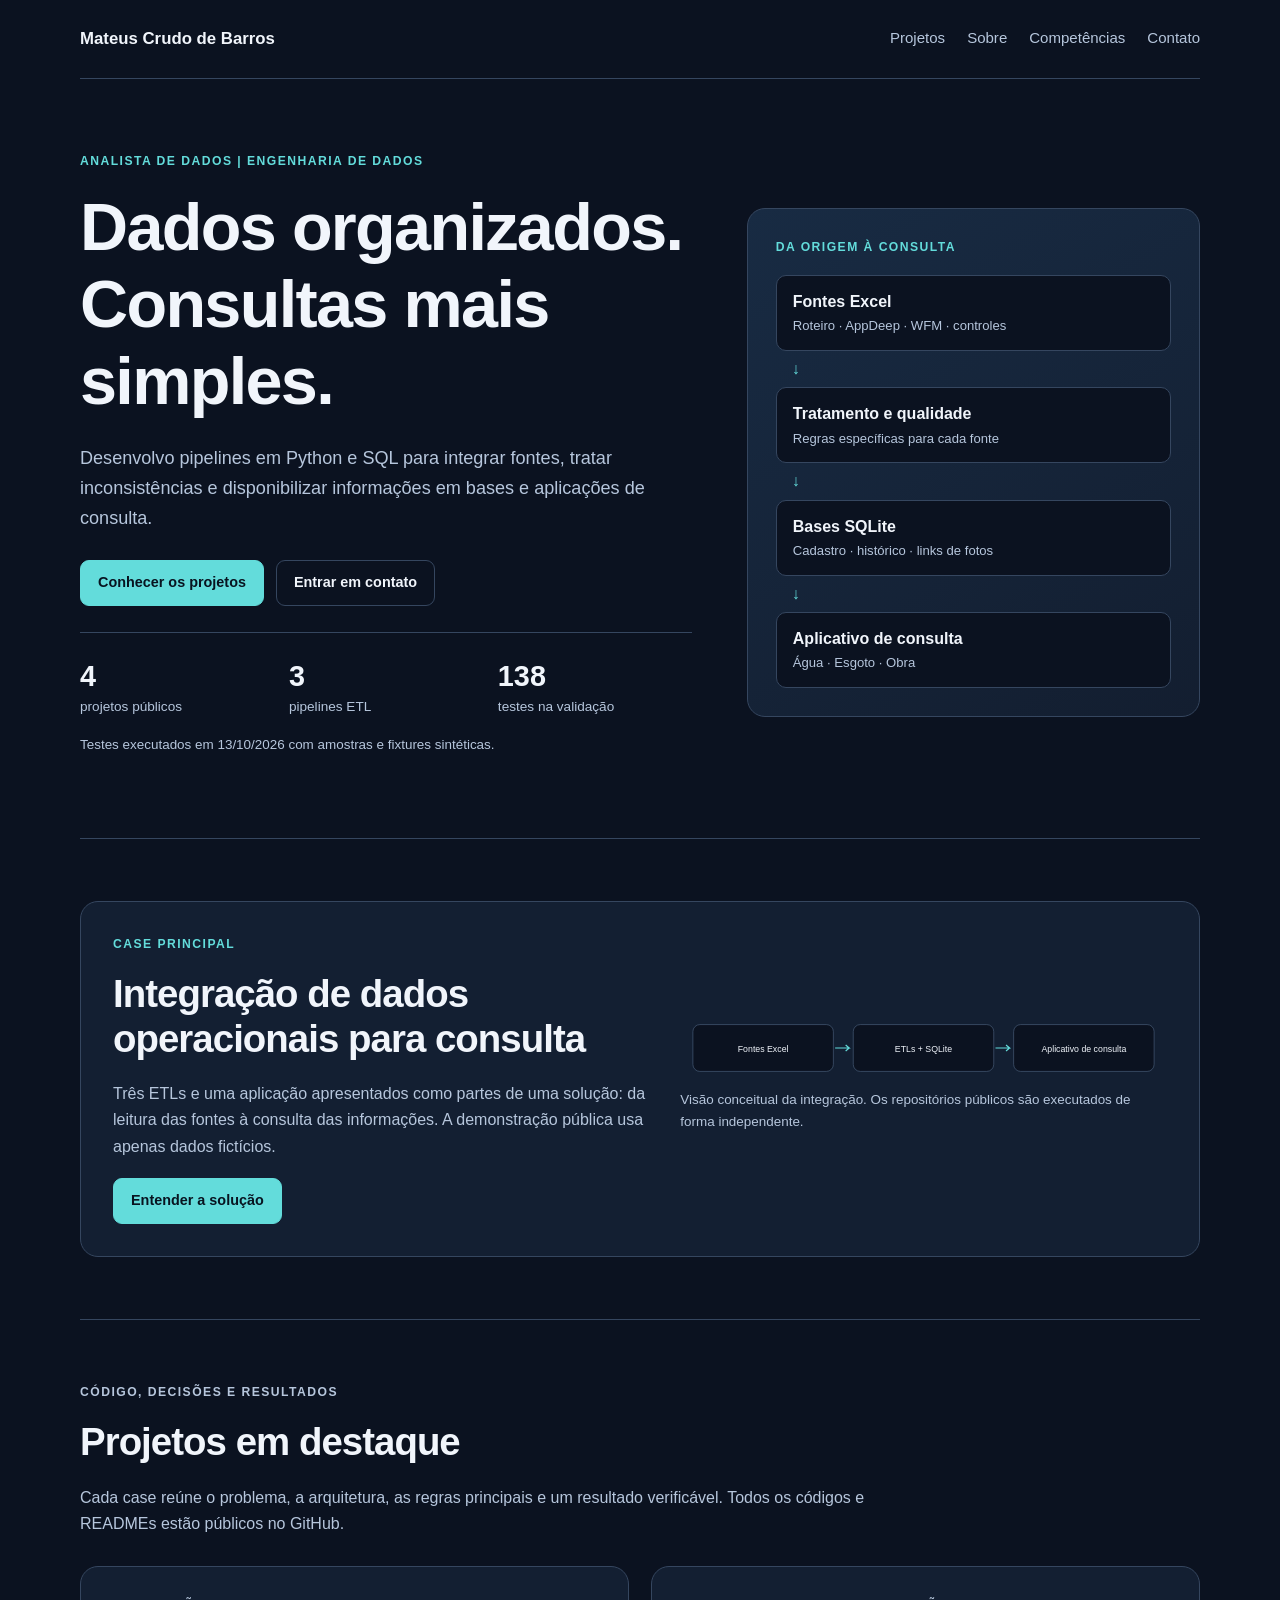
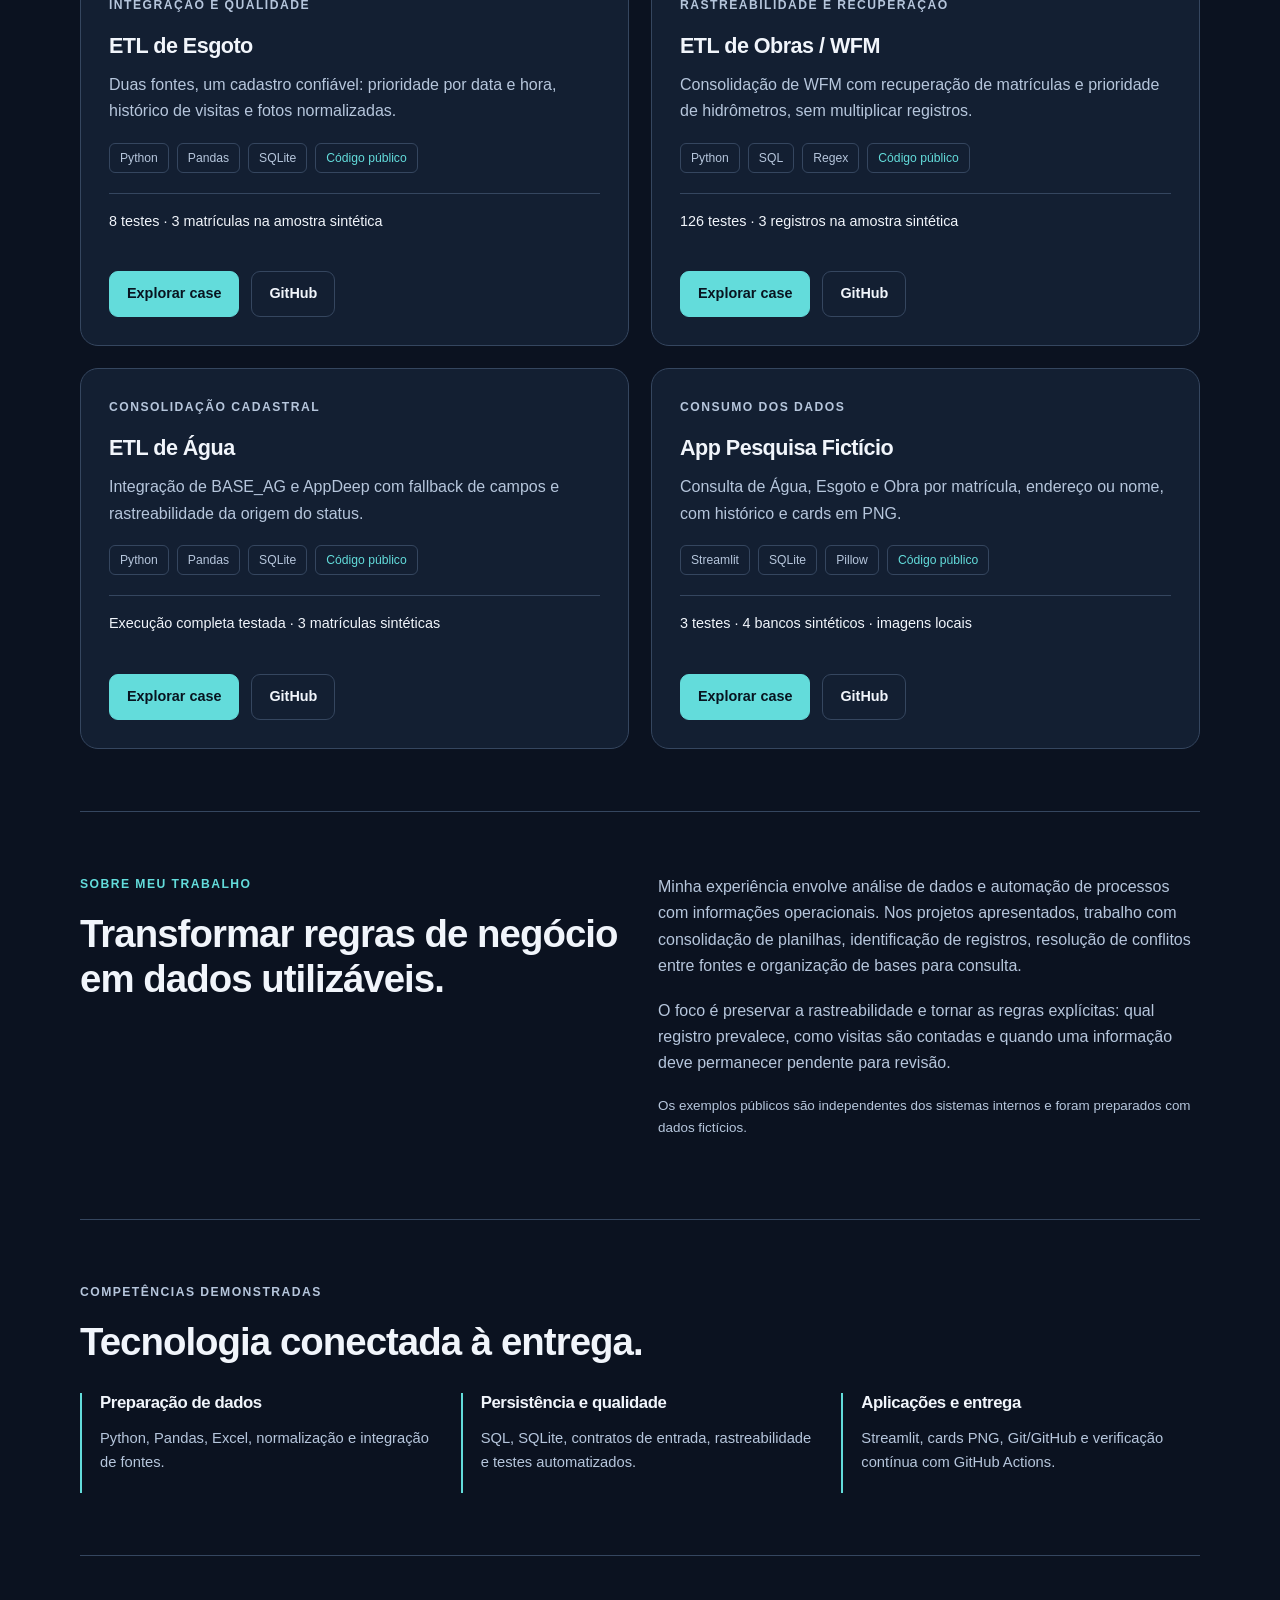
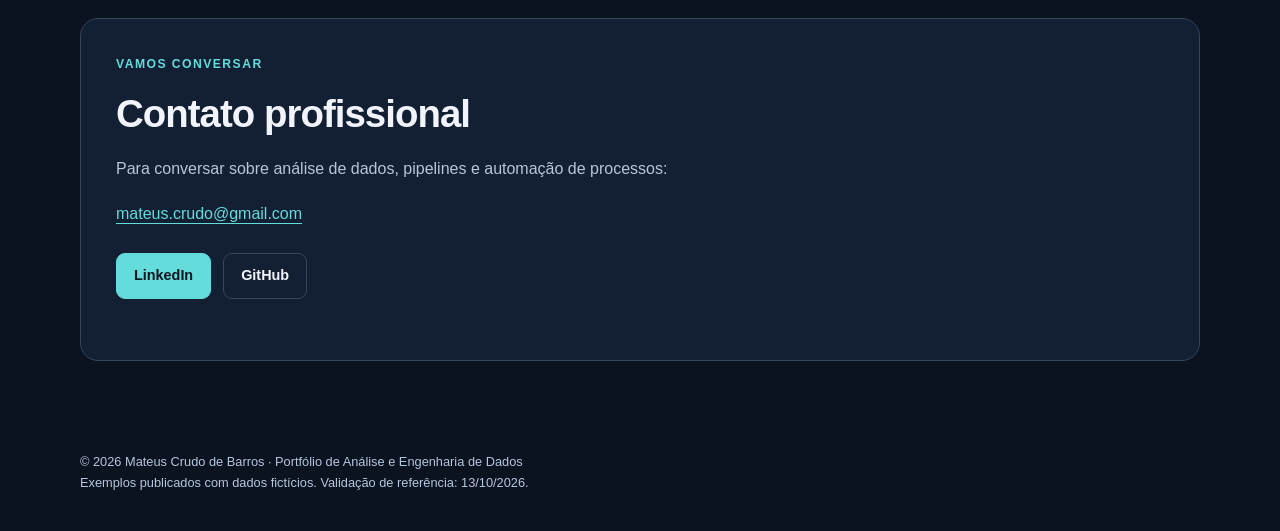
<file: index.html>
<!doctype html>
<html lang="pt-BR"><head><meta charset="utf-8"><meta name="viewport" content="width=device-width, initial-scale=1">
<title>Portfólio de Análise e Engenharia de Dados | Mateus Crudo de Barros</title><meta name="description" content="Pipelines Python e SQL, qualidade de dados e aplicações de consulta. Conheça os projetos públicos de Mateus Crudo de Barros.">
<meta property="og:title" content="Portfólio de Análise e Engenharia de Dados | Mateus Crudo de Barros"><meta property="og:description" content="Pipelines Python e SQL, qualidade de dados e aplicações de consulta. Conheça os projetos públicos de Mateus Crudo de Barros."><meta property="og:type" content="website"><meta property="og:locale" content="pt_BR">
<meta name="theme-color" content="#0b1220"><link rel="icon" href="assets/favicon.svg" type="image/svg+xml"><link rel="stylesheet" href="style.css?v=20261013-2"></head>
<body><a class="skip" href="#conteudo">Pular para o conteúdo</a><div class="wrap"><header class="topbar"><a class="brand" href="index.html">Mateus Crudo de Barros</a><nav class="nav" aria-label="Navegação principal"><a href="index.html#projetos">Projetos</a><a href="index.html#sobre">Sobre</a><a href="index.html#competencias">Competências</a><a href="index.html#contato">Contato</a></nav></header>
<main id="conteudo">
<section class="hero" aria-labelledby="titulo"><div><p class="eyebrow">Analista de Dados | Engenharia de Dados</p><h1 id="titulo">Dados organizados.<br>Consultas mais simples.</h1><p class="intro">Desenvolvo pipelines em Python e SQL para integrar fontes, tratar inconsistências e disponibilizar informações em bases e aplicações de consulta.</p><div class="actions"><a class="btn primary" href="#projetos">Conhecer os projetos</a><a class="btn" href="#contato">Entrar em contato</a></div><div class="facts"><div><strong>4</strong><span>projetos públicos</span></div><div><strong>3</strong><span>pipelines ETL</span></div><div><strong>138</strong><span>testes na validação</span></div></div><p class="small" style="margin-top:14px">Testes executados em 13/10/2026 com amostras e fixtures sintéticas.</p></div>
<div class="hero-flow" aria-label="Visão do fluxo de dados"><p class="eyebrow">Da origem à consulta</p><div class="flow-step">Fontes Excel<small>Roteiro · AppDeep · WFM · controles</small></div><p class="flow-arrow" aria-hidden="true">↓</p><div class="flow-step">Tratamento e qualidade<small>Regras específicas para cada fonte</small></div><p class="flow-arrow" aria-hidden="true">↓</p><div class="flow-step">Bases SQLite<small>Cadastro · histórico · links de fotos</small></div><p class="flow-arrow" aria-hidden="true">↓</p><div class="flow-step">Aplicativo de consulta<small>Água · Esgoto · Obra</small></div></div></section>
<section class="section" aria-labelledby="case-principal"><div class="featured"><div><p class="eyebrow">Case principal</p><h2 id="case-principal">Integração de dados operacionais para consulta</h2><p class="muted">Três ETLs e uma aplicação apresentados como partes de uma solução: da leitura das fontes à consulta das informações. A demonstração pública usa apenas dados fictícios.</p><a class="btn primary" href="cases/integracao.html">Entender a solução</a></div><div><img src="assets/integracao.svg" alt="Fluxo: fontes Excel, ETLs e SQLite, aplicativo de consulta" width="832" height="140"><p class="small">Visão conceitual da integração. Os repositórios públicos são executados de forma independente.</p></div></div></section>
<section class="section" id="projetos"><div class="section-head"><p class="eyebrow">Código, decisões e resultados</p><h2>Projetos em destaque</h2><p>Cada case reúne o problema, a arquitetura, as regras principais e um resultado verificável. Todos os códigos e READMEs estão públicos no GitHub.</p></div><div class="grid"><article class="card"><p class="eyebrow">Integração e qualidade</p><h3>ETL de Esgoto</h3><p>Duas fontes, um cadastro confiável: prioridade por data e hora, histórico de visitas e fotos normalizadas.</p><div class="tagrow"><span class="tag">Python</span><span class="tag">Pandas</span><span class="tag">SQLite</span><span class="tag status">Código público</span></div><p class="result">8 testes · 3 matrículas na amostra sintética</p><div class="actions"><a class="btn primary" href="cases/esgoto.html">Explorar case</a><a class="btn" href="https://github.com/Mateuscrudo/ETL_DUPLA_ESGOTO_" target="_blank" rel="noopener noreferrer">GitHub</a></div></article><article class="card"><p class="eyebrow">Rastreabilidade e recuperação</p><h3>ETL de Obras / WFM</h3><p>Consolidação de WFM com recuperação de matrículas e prioridade de hidrômetros, sem multiplicar registros.</p><div class="tagrow"><span class="tag">Python</span><span class="tag">SQL</span><span class="tag">Regex</span><span class="tag status">Código público</span></div><p class="result">126 testes · 3 registros na amostra sintética</p><div class="actions"><a class="btn primary" href="cases/obras.html">Explorar case</a><a class="btn" href="https://github.com/Mateuscrudo/ETL_LIGACOES_WFM" target="_blank" rel="noopener noreferrer">GitHub</a></div></article><article class="card"><p class="eyebrow">Consolidação cadastral</p><h3>ETL de Água</h3><p>Integração de BASE_AG e AppDeep com fallback de campos e rastreabilidade da origem do status.</p><div class="tagrow"><span class="tag">Python</span><span class="tag">Pandas</span><span class="tag">SQLite</span><span class="tag status">Código público</span></div><p class="result">Execução completa testada · 3 matrículas sintéticas</p><div class="actions"><a class="btn primary" href="cases/agua.html">Explorar case</a><a class="btn" href="https://github.com/Mateuscrudo/ETL_AGUA" target="_blank" rel="noopener noreferrer">GitHub</a></div></article><article class="card"><p class="eyebrow">Consumo dos dados</p><h3>App Pesquisa Fictício</h3><p>Consulta de Água, Esgoto e Obra por matrícula, endereço ou nome, com histórico e cards em PNG.</p><div class="tagrow"><span class="tag">Streamlit</span><span class="tag">SQLite</span><span class="tag">Pillow</span><span class="tag status">Código público</span></div><p class="result">3 testes · 4 bancos sintéticos · imagens locais</p><div class="actions"><a class="btn primary" href="cases/app.html">Explorar case</a><a class="btn" href="https://github.com/Mateuscrudo/APP_PESQUISA_FICTICIO" target="_blank" rel="noopener noreferrer">GitHub</a></div></article></div></section>
<section class="section" id="sobre"><div class="twocol"><div><p class="eyebrow">Sobre meu trabalho</p><h2>Transformar regras de negócio em dados utilizáveis.</h2></div><div><p class="muted">Minha experiência envolve análise de dados e automação de processos com informações operacionais. Nos projetos apresentados, trabalho com consolidação de planilhas, identificação de registros, resolução de conflitos entre fontes e organização de bases para consulta.</p><p class="muted">O foco é preservar a rastreabilidade e tornar as regras explícitas: qual registro prevalece, como visitas são contadas e quando uma informação deve permanecer pendente para revisão.</p><p class="small">Os exemplos públicos são independentes dos sistemas internos e foram preparados com dados fictícios.</p></div></div></section>
<section class="section" id="competencias"><div class="section-head"><p class="eyebrow">Competências demonstradas</p><h2>Tecnologia conectada à entrega.</h2></div><div class="skills"><div><h3>Preparação de dados</h3><p>Python, Pandas, Excel, normalização e integração de fontes.</p></div><div><h3>Persistência e qualidade</h3><p>SQL, SQLite, contratos de entrada, rastreabilidade e testes automatizados.</p></div><div><h3>Aplicações e entrega</h3><p>Streamlit, cards PNG, Git/GitHub e verificação contínua com GitHub Actions.</p></div></div></section>
<section class="section" id="contato"><div class="contact"><p class="eyebrow">Vamos conversar</p><h2>Contato profissional</h2><p class="muted">Para conversar sobre análise de dados, pipelines e automação de processos:</p><p><a href="mailto:mateus.crudo@gmail.com">mateus.crudo@gmail.com</a></p><div class="actions"><a class="btn primary" href="https://www.linkedin.com/in/mateus-crudo-de-barros-50318bb8/" target="_blank" rel="noopener noreferrer">LinkedIn</a><a class="btn" href="https://github.com/Mateuscrudo" target="_blank" rel="noopener noreferrer">GitHub</a></div></div></section>
</main><footer class="footer">© 2026 Mateus Crudo de Barros · Portfólio de Análise e Engenharia de Dados<br>Exemplos publicados com dados fictícios. Validação de referência: 13/10/2026.</footer></div></body></html>
</file>
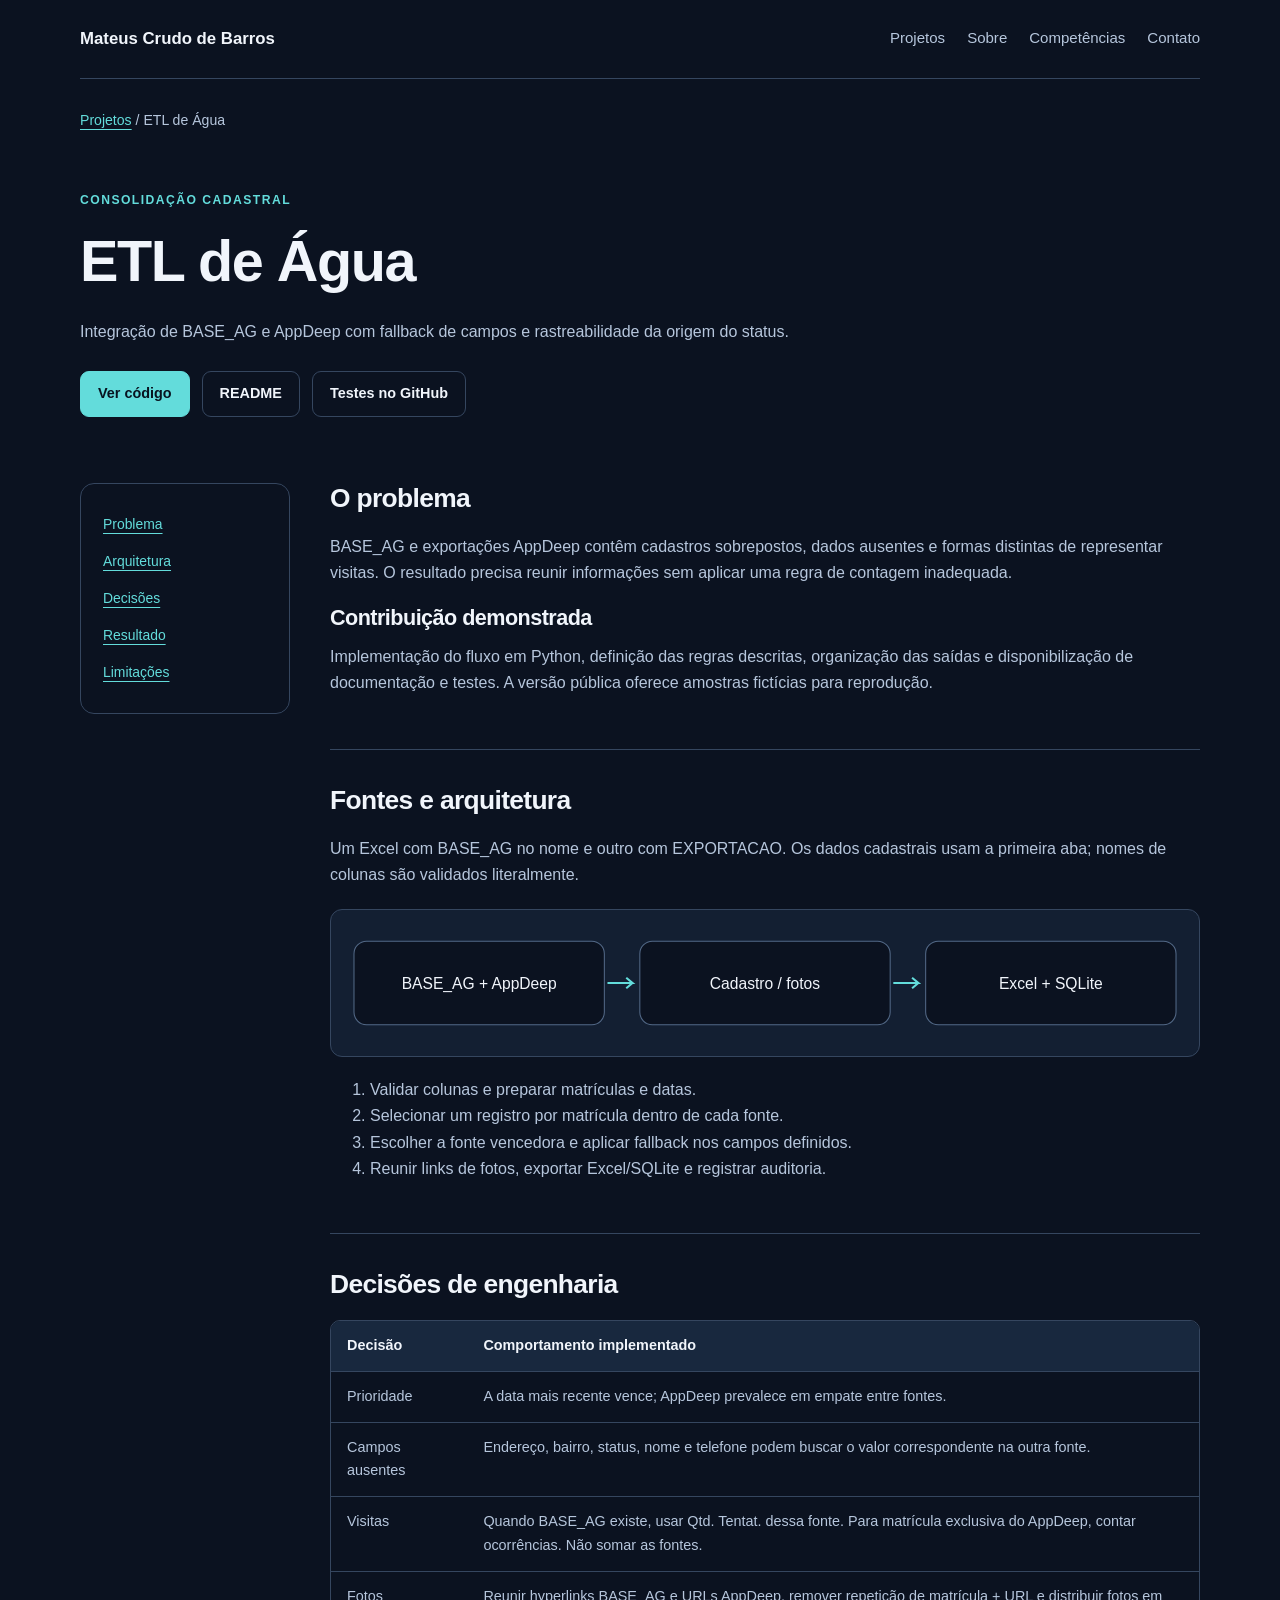
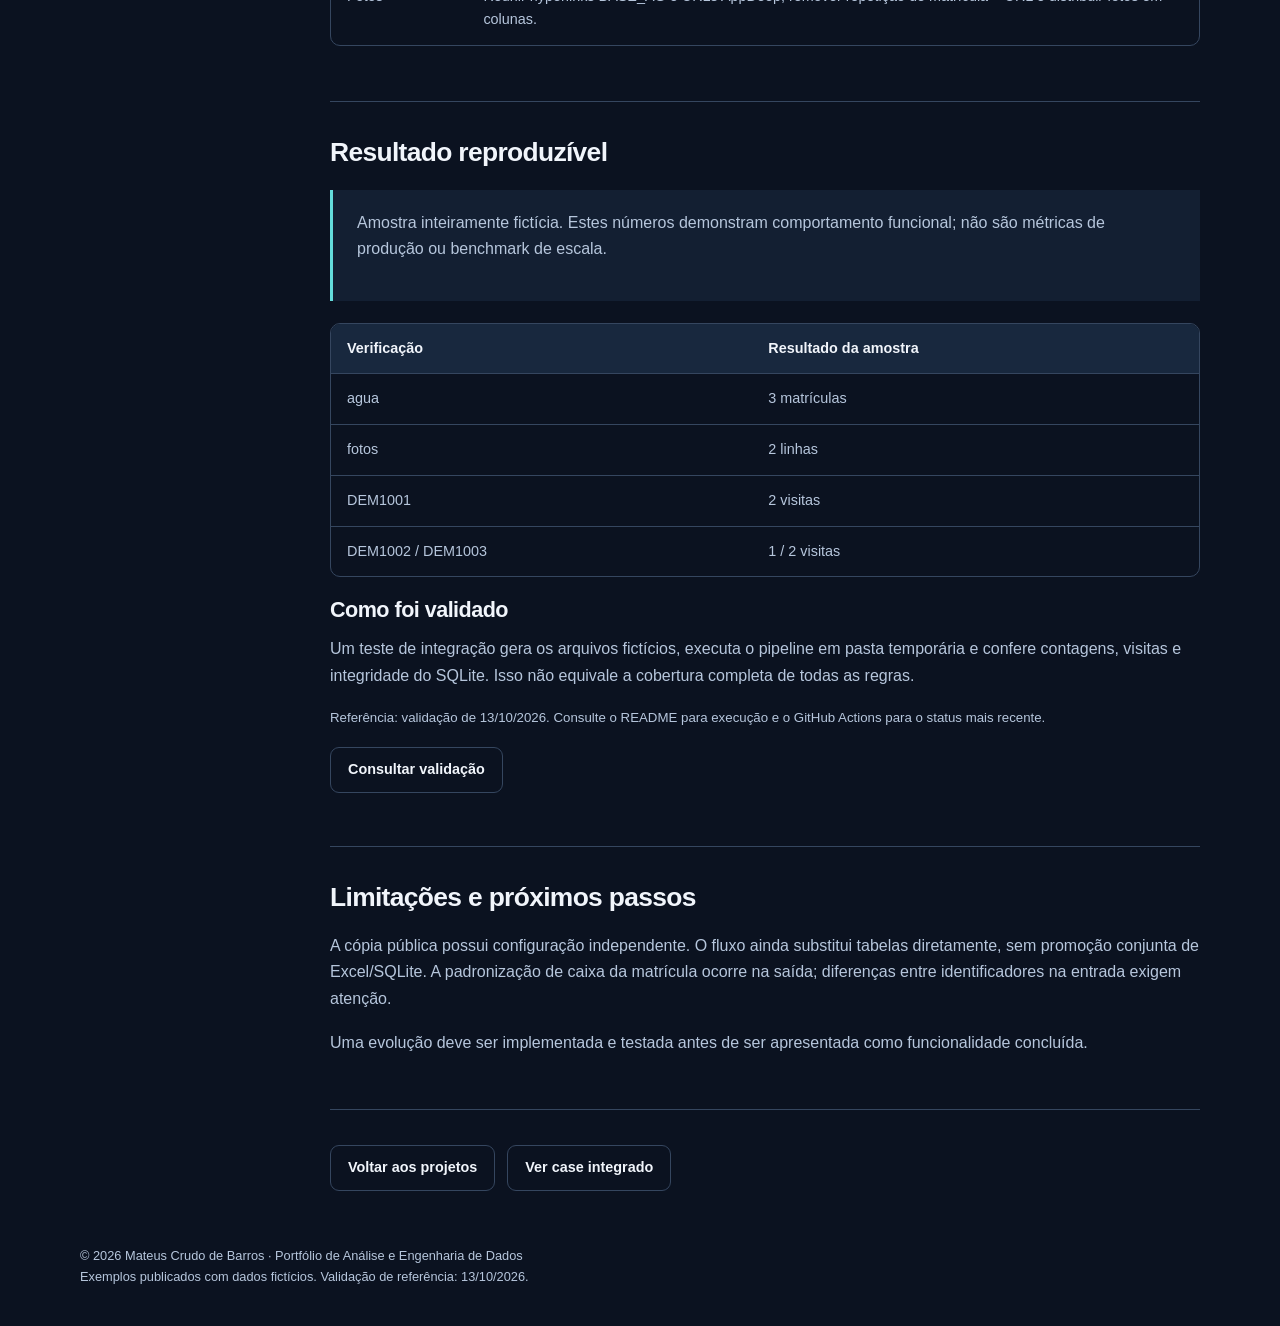
<file: cases/agua.html>
<!doctype html>
<html lang="pt-BR"><head><meta charset="utf-8"><meta name="viewport" content="width=device-width, initial-scale=1">
<title>ETL de Água | Mateus Crudo de Barros</title><meta name="description" content="Integração de BASE_AG e AppDeep com fallback de campos e rastreabilidade da origem do status.">
<meta property="og:title" content="ETL de Água | Mateus Crudo de Barros"><meta property="og:description" content="Integração de BASE_AG e AppDeep com fallback de campos e rastreabilidade da origem do status."><meta property="og:type" content="website"><meta property="og:locale" content="pt_BR">
<meta name="theme-color" content="#0b1220"><link rel="icon" href="../assets/favicon.svg" type="image/svg+xml"><link rel="stylesheet" href="../style.css?v=20261013-2"></head>
<body><a class="skip" href="#conteudo">Pular para o conteúdo</a><div class="wrap"><header class="topbar"><a class="brand" href="../index.html">Mateus Crudo de Barros</a><nav class="nav" aria-label="Navegação principal"><a href="../index.html#projetos">Projetos</a><a href="../index.html#sobre">Sobre</a><a href="../index.html#competencias">Competências</a><a href="../index.html#contato">Contato</a></nav></header>
<main id="conteudo"><p class="breadcrumbs"><a href="../index.html#projetos">Projetos</a> / ETL de Água</p><header class="case-hero"><p class="eyebrow">Consolidação cadastral</p><h1>ETL de Água</h1><p class="intro">Integração de BASE_AG e AppDeep com fallback de campos e rastreabilidade da origem do status.</p><div class="actions"><a class="btn primary" href="https://github.com/Mateuscrudo/ETL_AGUA" target="_blank" rel="noopener noreferrer">Ver código</a><a class="btn" href="https://github.com/Mateuscrudo/ETL_AGUA/blob/main/README.md" target="_blank" rel="noopener noreferrer">README</a><a class="btn" href="https://github.com/Mateuscrudo/ETL_AGUA/actions" target="_blank" rel="noopener noreferrer">Testes no GitHub</a></div></header>
<div class="case-layout"><nav class="case-nav" aria-label="Seções deste case"><a href="#problema">Problema</a><a href="#arquitetura">Arquitetura</a><a href="#decisoes">Decisões</a><a href="#resultado">Resultado</a><a href="#limites">Limitações</a></nav><div class="case-body">
<section id="problema"><h2>O problema</h2><p>BASE_AG e exportações AppDeep contêm cadastros sobrepostos, dados ausentes e formas distintas de representar visitas. O resultado precisa reunir informações sem aplicar uma regra de contagem inadequada.</p><h3>Contribuição demonstrada</h3><p>Implementação do fluxo em Python, definição das regras descritas, organização das saídas e disponibilização de documentação e testes. A versão pública oferece amostras fictícias para reprodução.</p></section>
<section id="arquitetura"><h2>Fontes e arquitetura</h2><p>Um Excel com BASE_AG no nome e outro com EXPORTACAO. Os dados cadastrais usam a primeira aba; nomes de colunas são validados literalmente.</p><img class="diagram" src="../assets/agua.svg" alt="BASE_AG + AppDeep → Cadastro / fotos → Excel + SQLite" width="832" height="140"><ol><li>Validar colunas e preparar matrículas e datas.</li><li>Selecionar um registro por matrícula dentro de cada fonte.</li><li>Escolher a fonte vencedora e aplicar fallback nos campos definidos.</li><li>Reunir links de fotos, exportar Excel/SQLite e registrar auditoria.</li></ol></section>
<section id="decisoes"><h2>Decisões de engenharia</h2><div class="table-wrap"><table><thead><tr><th scope="col">Decisão</th><th scope="col">Comportamento implementado</th></tr></thead><tbody><tr><td>Prioridade</td><td>A data mais recente vence; AppDeep prevalece em empate entre fontes.</td></tr><tr><td>Campos ausentes</td><td>Endereço, bairro, status, nome e telefone podem buscar o valor correspondente na outra fonte.</td></tr><tr><td>Visitas</td><td>Quando BASE_AG existe, usar Qtd. Tentat. dessa fonte. Para matrícula exclusiva do AppDeep, contar ocorrências. Não somar as fontes.</td></tr><tr><td>Fotos</td><td>Reunir hyperlinks BASE_AG e URLs AppDeep, remover repetição de matrícula + URL e distribuir fotos em colunas.</td></tr></tbody></table></div></section>
<section id="resultado"><h2>Resultado reproduzível</h2><div class="callout"><p>Amostra inteiramente fictícia. Estes números demonstram comportamento funcional; não são métricas de produção ou benchmark de escala.</p></div><div class="table-wrap"><table><thead><tr><th scope="col">Verificação</th><th scope="col">Resultado da amostra</th></tr></thead><tbody><tr><td>agua</td><td>3 matrículas</td></tr><tr><td>fotos</td><td>2 linhas</td></tr><tr><td>DEM1001</td><td>2 visitas</td></tr><tr><td>DEM1002 / DEM1003</td><td>1 / 2 visitas</td></tr></tbody></table></div><h3>Como foi validado</h3><p>Um teste de integração gera os arquivos fictícios, executa o pipeline em pasta temporária e confere contagens, visitas e integridade do SQLite. Isso não equivale a cobertura completa de todas as regras.</p><p class="caption">Referência: validação de 13/10/2026. Consulte o README para execução e o GitHub Actions para o status mais recente.</p><p><a class="btn" href="https://github.com/Mateuscrudo/ETL_AGUA/blob/main/VALIDACAO.md" target="_blank" rel="noopener noreferrer">Consultar validação</a></p></section>
<section id="limites"><h2>Limitações e próximos passos</h2><p>A cópia pública possui configuração independente. O fluxo ainda substitui tabelas diretamente, sem promoção conjunta de Excel/SQLite. A padronização de caixa da matrícula ocorre na saída; diferenças entre identificadores na entrada exigem atenção.</p><p>Uma evolução deve ser implementada e testada antes de ser apresentada como funcionalidade concluída.</p></section>
<div class="actions"><a class="btn" href="../index.html#projetos">Voltar aos projetos</a><a class="btn" href="integracao.html">Ver case integrado</a></div></div></div></main><footer class="footer">© 2026 Mateus Crudo de Barros · Portfólio de Análise e Engenharia de Dados<br>Exemplos publicados com dados fictícios. Validação de referência: 13/10/2026.</footer></div></body></html>
</file>
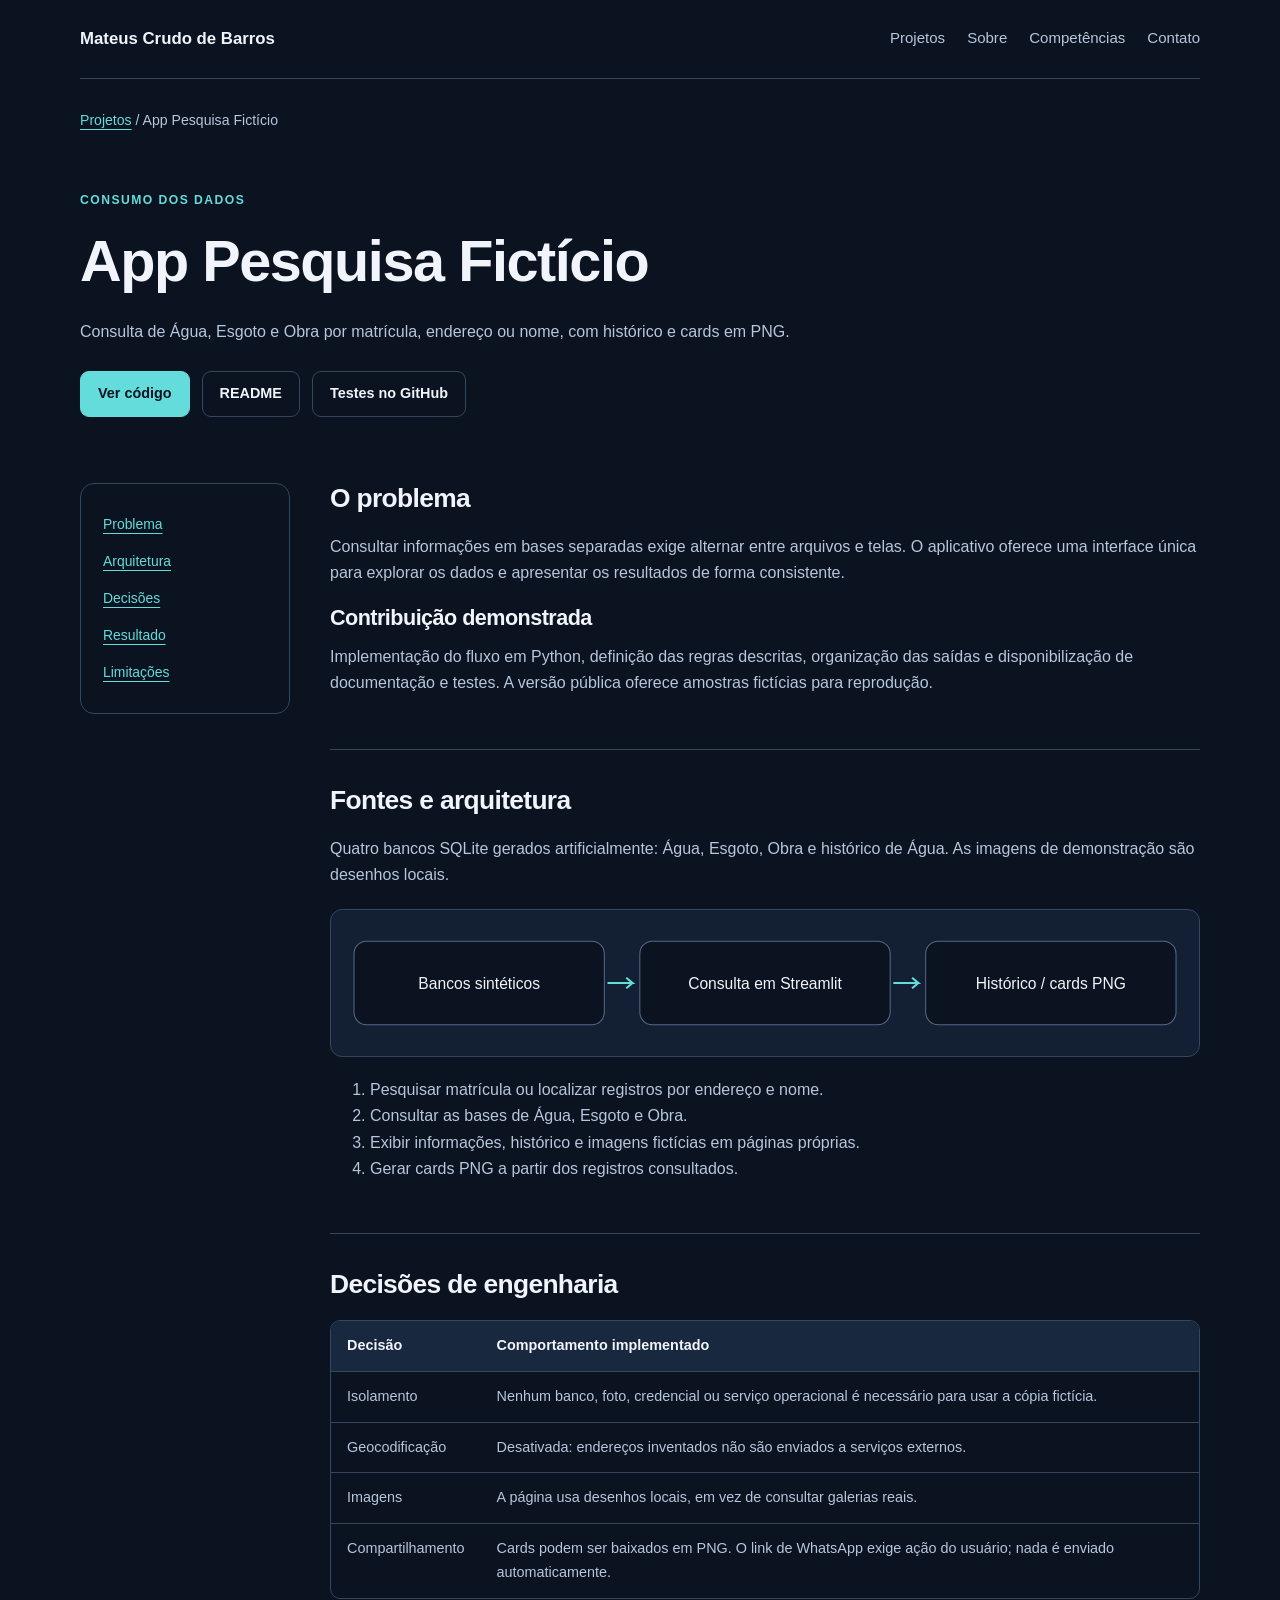
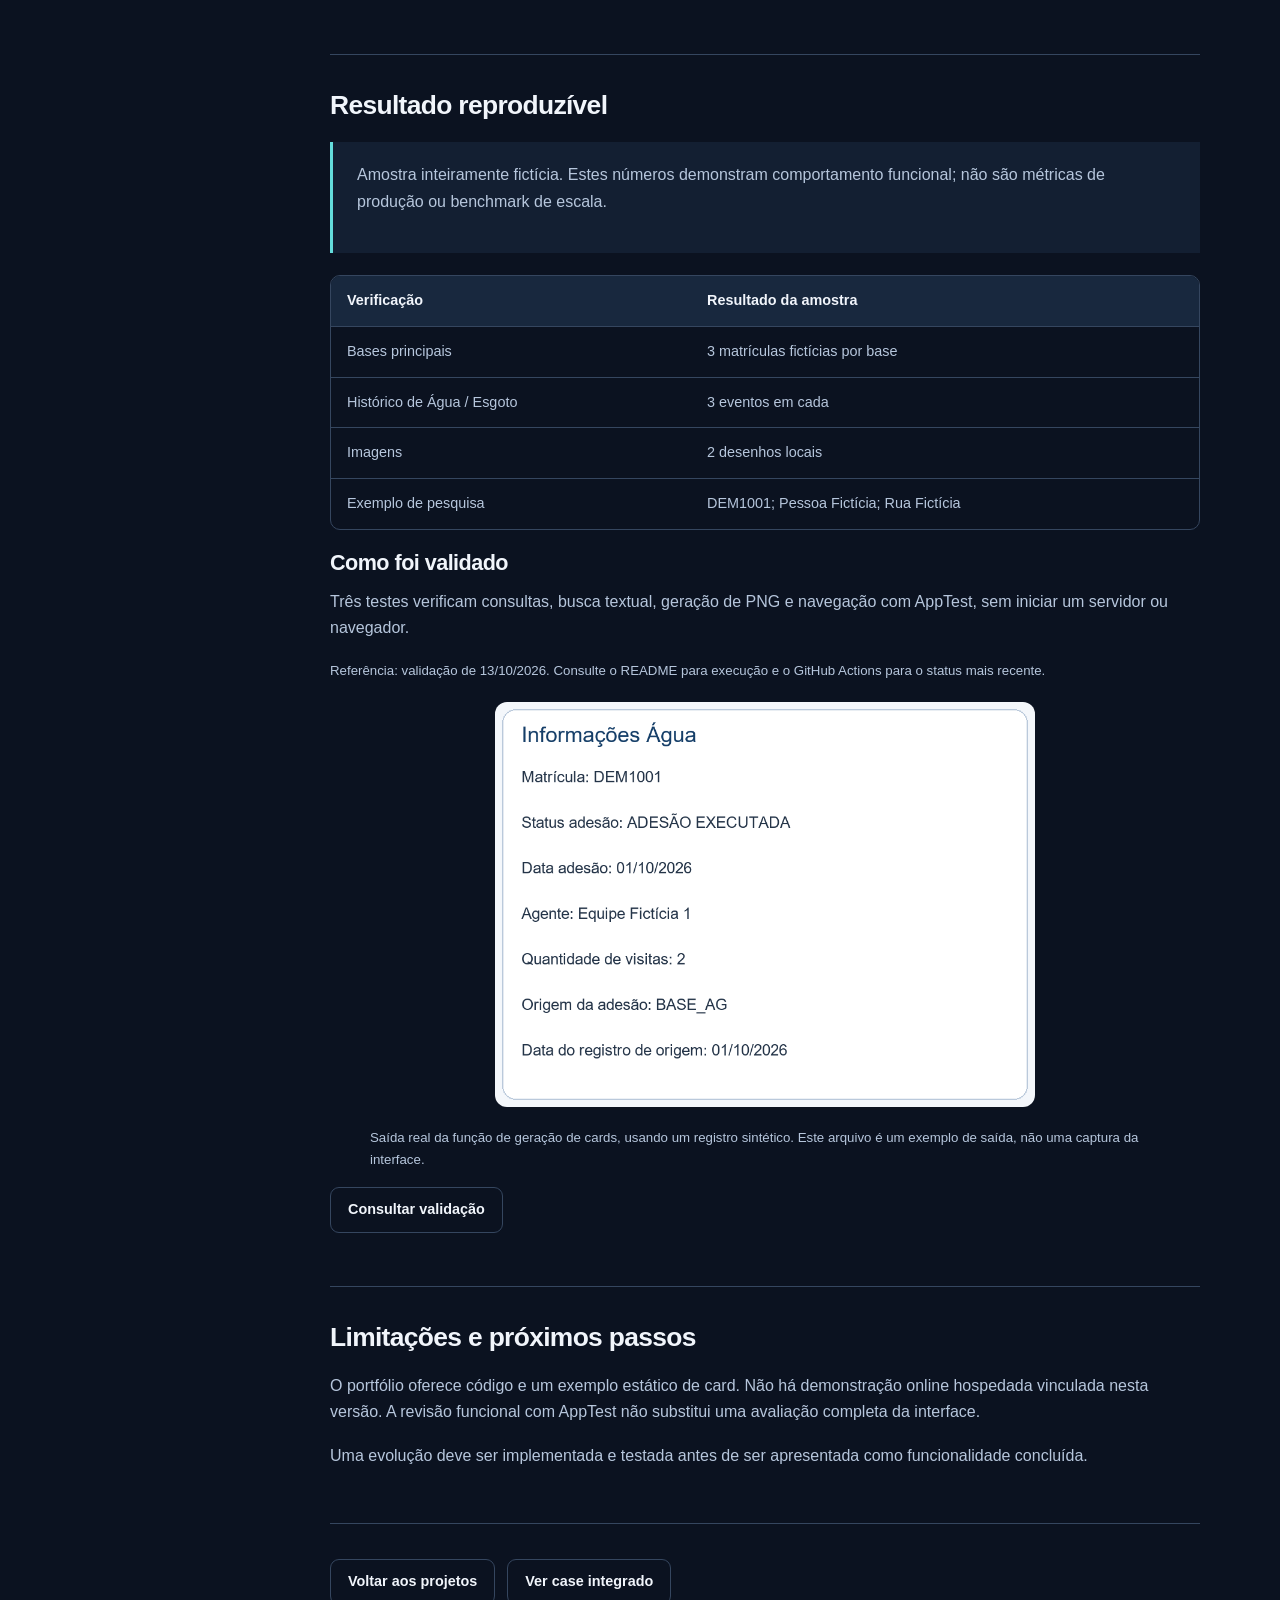
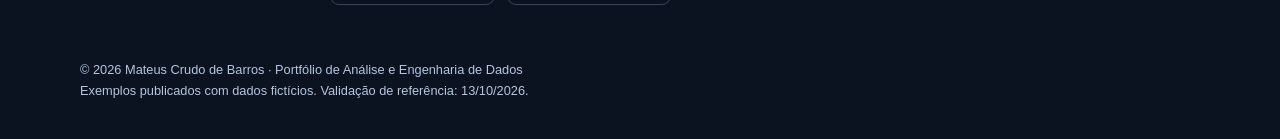
<file: cases/app.html>
<!doctype html>
<html lang="pt-BR"><head><meta charset="utf-8"><meta name="viewport" content="width=device-width, initial-scale=1">
<title>App Pesquisa Fictício | Mateus Crudo de Barros</title><meta name="description" content="Consulta de Água, Esgoto e Obra por matrícula, endereço ou nome, com histórico e cards em PNG.">
<meta property="og:title" content="App Pesquisa Fictício | Mateus Crudo de Barros"><meta property="og:description" content="Consulta de Água, Esgoto e Obra por matrícula, endereço ou nome, com histórico e cards em PNG."><meta property="og:type" content="website"><meta property="og:locale" content="pt_BR">
<meta name="theme-color" content="#0b1220"><link rel="icon" href="../assets/favicon.svg" type="image/svg+xml"><link rel="stylesheet" href="../style.css?v=20261013-2"></head>
<body><a class="skip" href="#conteudo">Pular para o conteúdo</a><div class="wrap"><header class="topbar"><a class="brand" href="../index.html">Mateus Crudo de Barros</a><nav class="nav" aria-label="Navegação principal"><a href="../index.html#projetos">Projetos</a><a href="../index.html#sobre">Sobre</a><a href="../index.html#competencias">Competências</a><a href="../index.html#contato">Contato</a></nav></header>
<main id="conteudo"><p class="breadcrumbs"><a href="../index.html#projetos">Projetos</a> / App Pesquisa Fictício</p><header class="case-hero"><p class="eyebrow">Consumo dos dados</p><h1>App Pesquisa Fictício</h1><p class="intro">Consulta de Água, Esgoto e Obra por matrícula, endereço ou nome, com histórico e cards em PNG.</p><div class="actions"><a class="btn primary" href="https://github.com/Mateuscrudo/APP_PESQUISA_FICTICIO" target="_blank" rel="noopener noreferrer">Ver código</a><a class="btn" href="https://github.com/Mateuscrudo/APP_PESQUISA_FICTICIO/blob/main/README.md" target="_blank" rel="noopener noreferrer">README</a><a class="btn" href="https://github.com/Mateuscrudo/APP_PESQUISA_FICTICIO/actions" target="_blank" rel="noopener noreferrer">Testes no GitHub</a></div></header>
<div class="case-layout"><nav class="case-nav" aria-label="Seções deste case"><a href="#problema">Problema</a><a href="#arquitetura">Arquitetura</a><a href="#decisoes">Decisões</a><a href="#resultado">Resultado</a><a href="#limites">Limitações</a></nav><div class="case-body">
<section id="problema"><h2>O problema</h2><p>Consultar informações em bases separadas exige alternar entre arquivos e telas. O aplicativo oferece uma interface única para explorar os dados e apresentar os resultados de forma consistente.</p><h3>Contribuição demonstrada</h3><p>Implementação do fluxo em Python, definição das regras descritas, organização das saídas e disponibilização de documentação e testes. A versão pública oferece amostras fictícias para reprodução.</p></section>
<section id="arquitetura"><h2>Fontes e arquitetura</h2><p>Quatro bancos SQLite gerados artificialmente: Água, Esgoto, Obra e histórico de Água. As imagens de demonstração são desenhos locais.</p><img class="diagram" src="../assets/app.svg" alt="Bancos sintéticos → Consulta em Streamlit → Histórico / cards PNG" width="832" height="140"><ol><li>Pesquisar matrícula ou localizar registros por endereço e nome.</li><li>Consultar as bases de Água, Esgoto e Obra.</li><li>Exibir informações, histórico e imagens fictícias em páginas próprias.</li><li>Gerar cards PNG a partir dos registros consultados.</li></ol></section>
<section id="decisoes"><h2>Decisões de engenharia</h2><div class="table-wrap"><table><thead><tr><th scope="col">Decisão</th><th scope="col">Comportamento implementado</th></tr></thead><tbody><tr><td>Isolamento</td><td>Nenhum banco, foto, credencial ou serviço operacional é necessário para usar a cópia fictícia.</td></tr><tr><td>Geocodificação</td><td>Desativada: endereços inventados não são enviados a serviços externos.</td></tr><tr><td>Imagens</td><td>A página usa desenhos locais, em vez de consultar galerias reais.</td></tr><tr><td>Compartilhamento</td><td>Cards podem ser baixados em PNG. O link de WhatsApp exige ação do usuário; nada é enviado automaticamente.</td></tr></tbody></table></div></section>
<section id="resultado"><h2>Resultado reproduzível</h2><div class="callout"><p>Amostra inteiramente fictícia. Estes números demonstram comportamento funcional; não são métricas de produção ou benchmark de escala.</p></div><div class="table-wrap"><table><thead><tr><th scope="col">Verificação</th><th scope="col">Resultado da amostra</th></tr></thead><tbody><tr><td>Bases principais</td><td>3 matrículas fictícias por base</td></tr><tr><td>Histórico de Água / Esgoto</td><td>3 eventos em cada</td></tr><tr><td>Imagens</td><td>2 desenhos locais</td></tr><tr><td>Exemplo de pesquisa</td><td>DEM1001; Pessoa Fictícia; Rua Fictícia</td></tr></tbody></table></div><h3>Como foi validado</h3><p>Três testes verificam consultas, busca textual, geração de PNG e navegação com AppTest, sem iniciar um servidor ou navegador.</p><p class="caption">Referência: validação de 13/10/2026. Consulte o README para execução e o GitHub Actions para o status mais recente.</p><figure><img class="sample-card" src="../assets/card-agua-demo.png" alt="Card PNG gerado para a matrícula fictícia DEM1001, com status, data, agente e quantidade de visitas" width="900" loading="lazy"><figcaption class="caption">Saída real da função de geração de cards, usando um registro sintético. Este arquivo é um exemplo de saída, não uma captura da interface.</figcaption></figure><p><a class="btn" href="https://github.com/Mateuscrudo/APP_PESQUISA_FICTICIO/blob/main/VALIDACAO.md" target="_blank" rel="noopener noreferrer">Consultar validação</a></p></section>
<section id="limites"><h2>Limitações e próximos passos</h2><p>O portfólio oferece código e um exemplo estático de card. Não há demonstração online hospedada vinculada nesta versão. A revisão funcional com AppTest não substitui uma avaliação completa da interface.</p><p>Uma evolução deve ser implementada e testada antes de ser apresentada como funcionalidade concluída.</p></section>
<div class="actions"><a class="btn" href="../index.html#projetos">Voltar aos projetos</a><a class="btn" href="integracao.html">Ver case integrado</a></div></div></div></main><footer class="footer">© 2026 Mateus Crudo de Barros · Portfólio de Análise e Engenharia de Dados<br>Exemplos publicados com dados fictícios. Validação de referência: 13/10/2026.</footer></div></body></html>
</file>
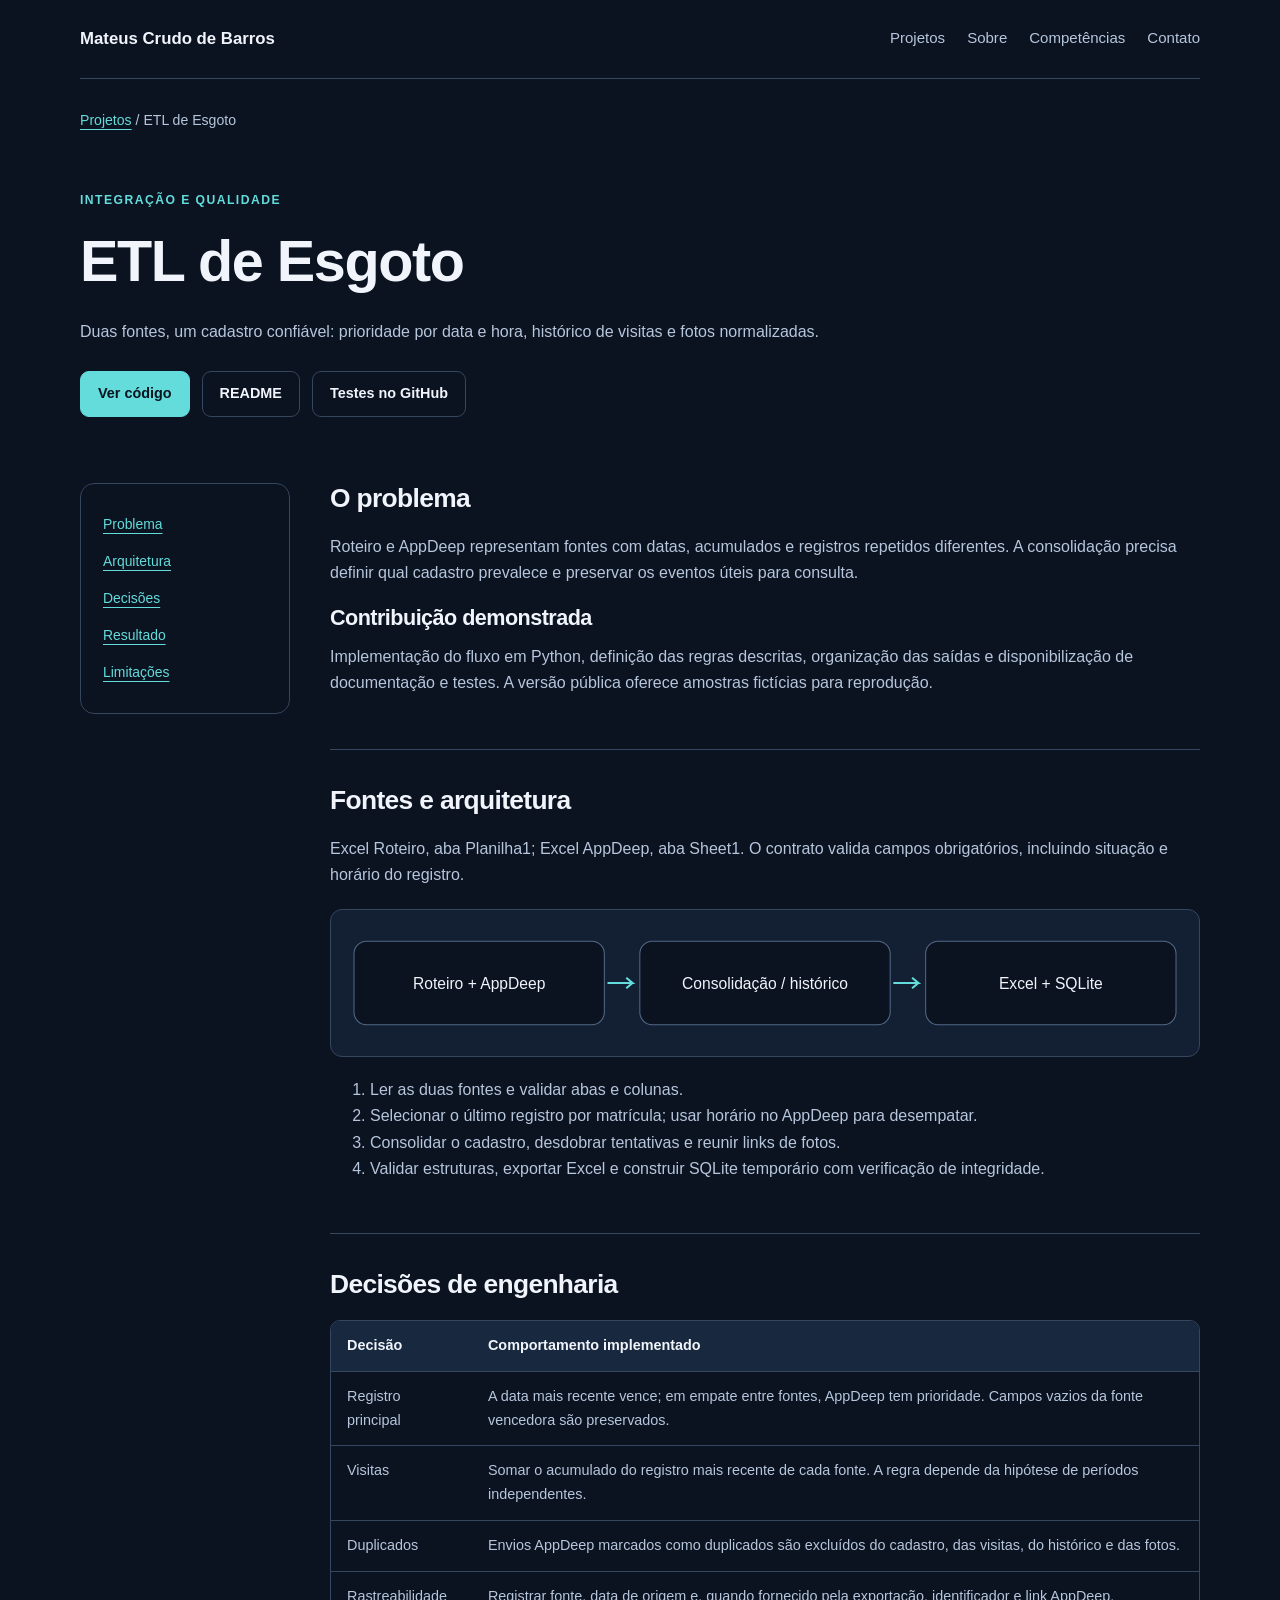
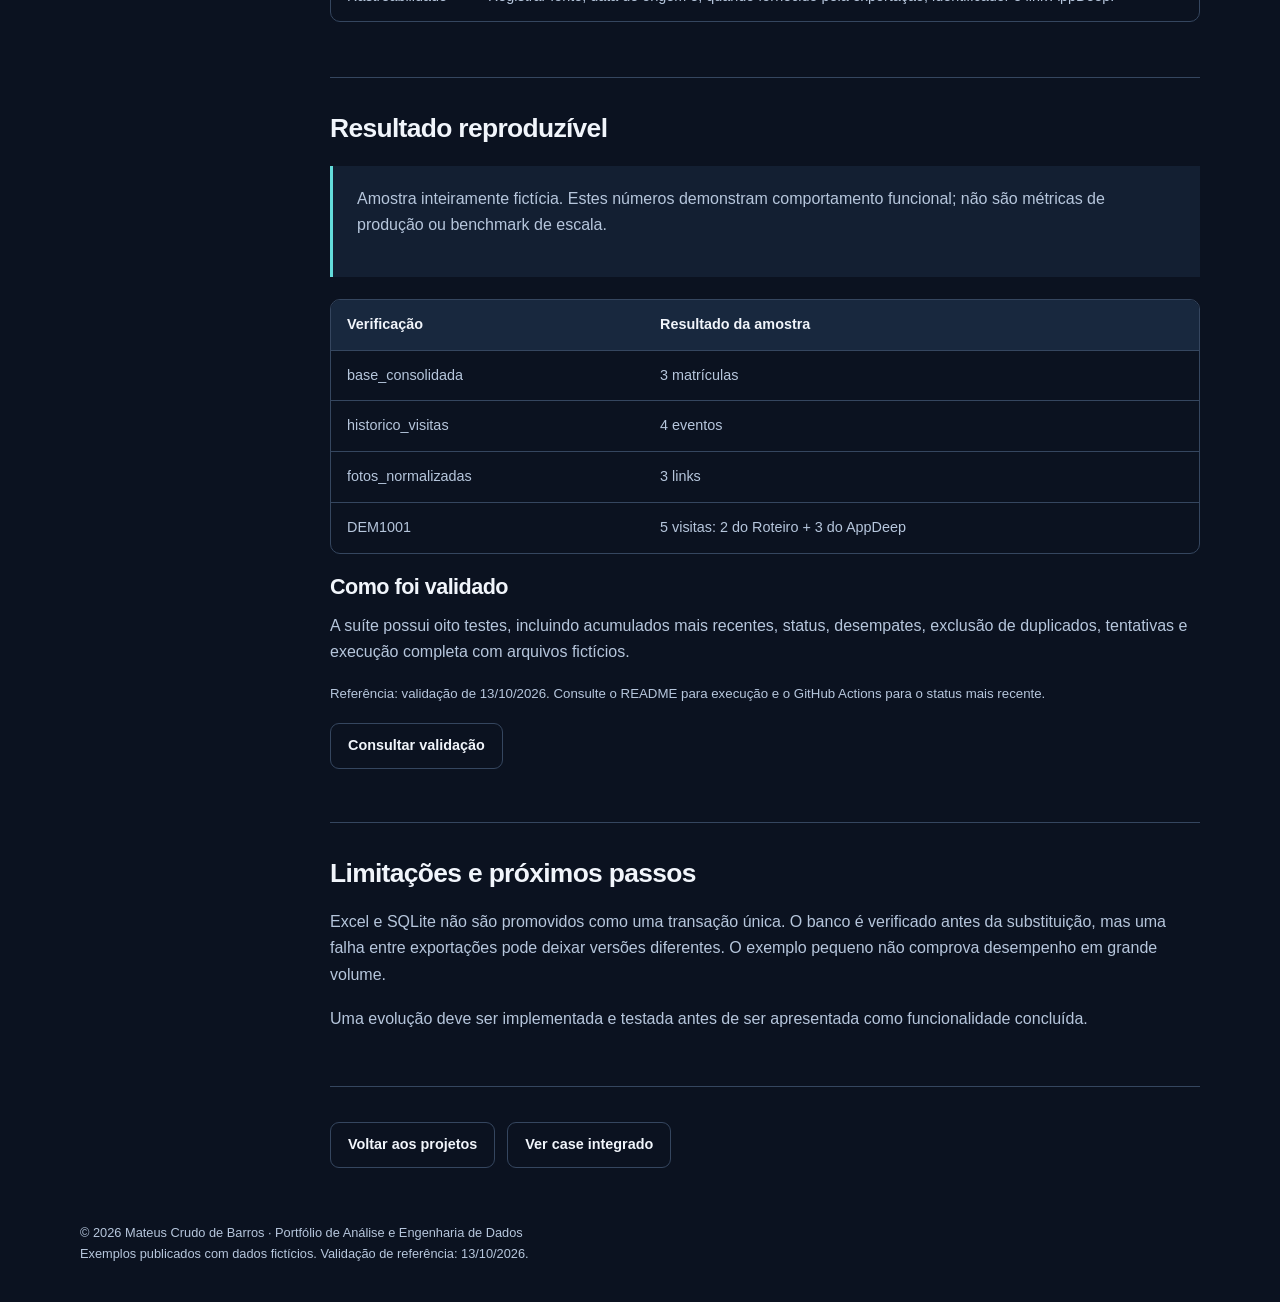
<file: cases/esgoto.html>
<!doctype html>
<html lang="pt-BR"><head><meta charset="utf-8"><meta name="viewport" content="width=device-width, initial-scale=1">
<title>ETL de Esgoto | Mateus Crudo de Barros</title><meta name="description" content="Duas fontes, um cadastro confiável: prioridade por data e hora, histórico de visitas e fotos normalizadas.">
<meta property="og:title" content="ETL de Esgoto | Mateus Crudo de Barros"><meta property="og:description" content="Duas fontes, um cadastro confiável: prioridade por data e hora, histórico de visitas e fotos normalizadas."><meta property="og:type" content="website"><meta property="og:locale" content="pt_BR">
<meta name="theme-color" content="#0b1220"><link rel="icon" href="../assets/favicon.svg" type="image/svg+xml"><link rel="stylesheet" href="../style.css?v=20261013-2"></head>
<body><a class="skip" href="#conteudo">Pular para o conteúdo</a><div class="wrap"><header class="topbar"><a class="brand" href="../index.html">Mateus Crudo de Barros</a><nav class="nav" aria-label="Navegação principal"><a href="../index.html#projetos">Projetos</a><a href="../index.html#sobre">Sobre</a><a href="../index.html#competencias">Competências</a><a href="../index.html#contato">Contato</a></nav></header>
<main id="conteudo"><p class="breadcrumbs"><a href="../index.html#projetos">Projetos</a> / ETL de Esgoto</p><header class="case-hero"><p class="eyebrow">Integração e qualidade</p><h1>ETL de Esgoto</h1><p class="intro">Duas fontes, um cadastro confiável: prioridade por data e hora, histórico de visitas e fotos normalizadas.</p><div class="actions"><a class="btn primary" href="https://github.com/Mateuscrudo/ETL_DUPLA_ESGOTO_" target="_blank" rel="noopener noreferrer">Ver código</a><a class="btn" href="https://github.com/Mateuscrudo/ETL_DUPLA_ESGOTO_/blob/main/README.md" target="_blank" rel="noopener noreferrer">README</a><a class="btn" href="https://github.com/Mateuscrudo/ETL_DUPLA_ESGOTO_/actions" target="_blank" rel="noopener noreferrer">Testes no GitHub</a></div></header>
<div class="case-layout"><nav class="case-nav" aria-label="Seções deste case"><a href="#problema">Problema</a><a href="#arquitetura">Arquitetura</a><a href="#decisoes">Decisões</a><a href="#resultado">Resultado</a><a href="#limites">Limitações</a></nav><div class="case-body">
<section id="problema"><h2>O problema</h2><p>Roteiro e AppDeep representam fontes com datas, acumulados e registros repetidos diferentes. A consolidação precisa definir qual cadastro prevalece e preservar os eventos úteis para consulta.</p><h3>Contribuição demonstrada</h3><p>Implementação do fluxo em Python, definição das regras descritas, organização das saídas e disponibilização de documentação e testes. A versão pública oferece amostras fictícias para reprodução.</p></section>
<section id="arquitetura"><h2>Fontes e arquitetura</h2><p>Excel Roteiro, aba Planilha1; Excel AppDeep, aba Sheet1. O contrato valida campos obrigatórios, incluindo situação e horário do registro.</p><img class="diagram" src="../assets/esgoto.svg" alt="Roteiro + AppDeep → Consolidação / histórico → Excel + SQLite" width="832" height="140"><ol><li>Ler as duas fontes e validar abas e colunas.</li><li>Selecionar o último registro por matrícula; usar horário no AppDeep para desempatar.</li><li>Consolidar o cadastro, desdobrar tentativas e reunir links de fotos.</li><li>Validar estruturas, exportar Excel e construir SQLite temporário com verificação de integridade.</li></ol></section>
<section id="decisoes"><h2>Decisões de engenharia</h2><div class="table-wrap"><table><thead><tr><th scope="col">Decisão</th><th scope="col">Comportamento implementado</th></tr></thead><tbody><tr><td>Registro principal</td><td>A data mais recente vence; em empate entre fontes, AppDeep tem prioridade. Campos vazios da fonte vencedora são preservados.</td></tr><tr><td>Visitas</td><td>Somar o acumulado do registro mais recente de cada fonte. A regra depende da hipótese de períodos independentes.</td></tr><tr><td>Duplicados</td><td>Envios AppDeep marcados como duplicados são excluídos do cadastro, das visitas, do histórico e das fotos.</td></tr><tr><td>Rastreabilidade</td><td>Registrar fonte, data de origem e, quando fornecido pela exportação, identificador e link AppDeep.</td></tr></tbody></table></div></section>
<section id="resultado"><h2>Resultado reproduzível</h2><div class="callout"><p>Amostra inteiramente fictícia. Estes números demonstram comportamento funcional; não são métricas de produção ou benchmark de escala.</p></div><div class="table-wrap"><table><thead><tr><th scope="col">Verificação</th><th scope="col">Resultado da amostra</th></tr></thead><tbody><tr><td>base_consolidada</td><td>3 matrículas</td></tr><tr><td>historico_visitas</td><td>4 eventos</td></tr><tr><td>fotos_normalizadas</td><td>3 links</td></tr><tr><td>DEM1001</td><td>5 visitas: 2 do Roteiro + 3 do AppDeep</td></tr></tbody></table></div><h3>Como foi validado</h3><p>A suíte possui oito testes, incluindo acumulados mais recentes, status, desempates, exclusão de duplicados, tentativas e execução completa com arquivos fictícios.</p><p class="caption">Referência: validação de 13/10/2026. Consulte o README para execução e o GitHub Actions para o status mais recente.</p><p><a class="btn" href="https://github.com/Mateuscrudo/ETL_DUPLA_ESGOTO_/blob/main/VALIDACAO.md" target="_blank" rel="noopener noreferrer">Consultar validação</a></p></section>
<section id="limites"><h2>Limitações e próximos passos</h2><p>Excel e SQLite não são promovidos como uma transação única. O banco é verificado antes da substituição, mas uma falha entre exportações pode deixar versões diferentes. O exemplo pequeno não comprova desempenho em grande volume.</p><p>Uma evolução deve ser implementada e testada antes de ser apresentada como funcionalidade concluída.</p></section>
<div class="actions"><a class="btn" href="../index.html#projetos">Voltar aos projetos</a><a class="btn" href="integracao.html">Ver case integrado</a></div></div></div></main><footer class="footer">© 2026 Mateus Crudo de Barros · Portfólio de Análise e Engenharia de Dados<br>Exemplos publicados com dados fictícios. Validação de referência: 13/10/2026.</footer></div></body></html>
</file>
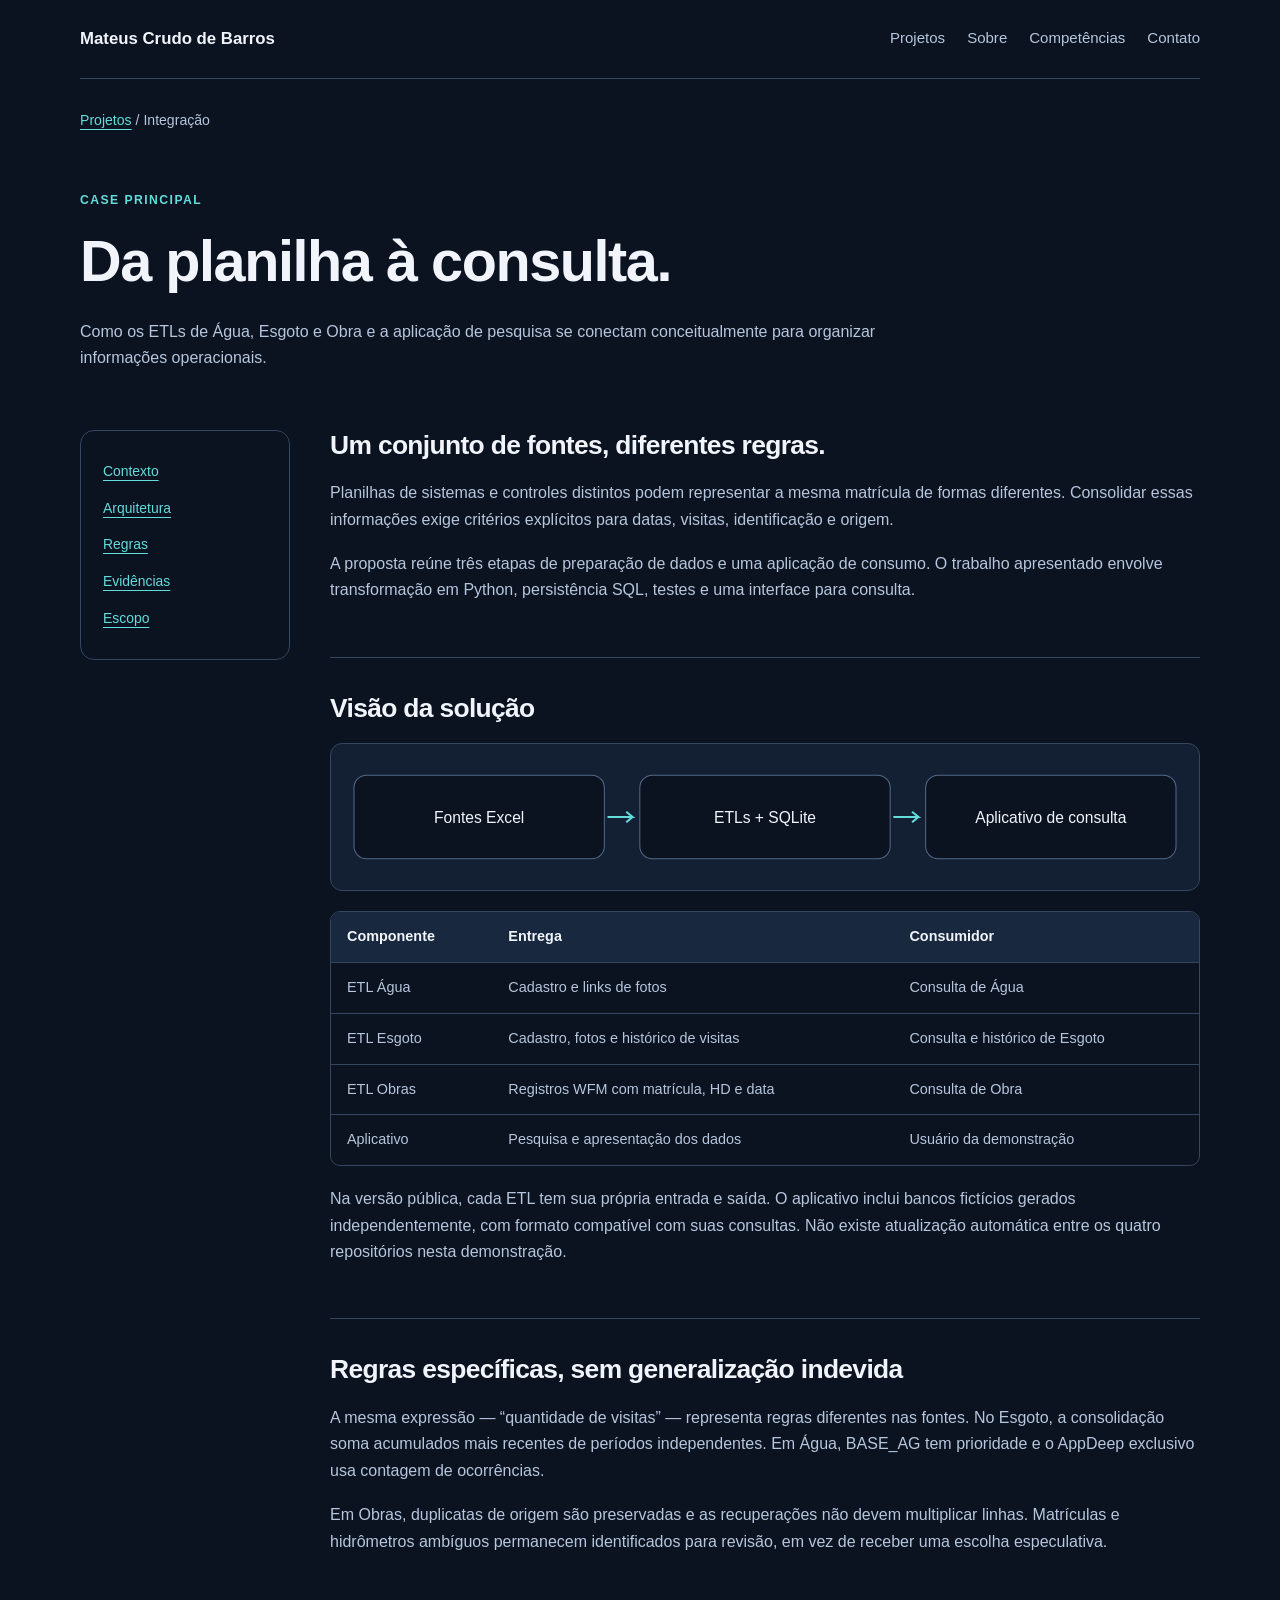
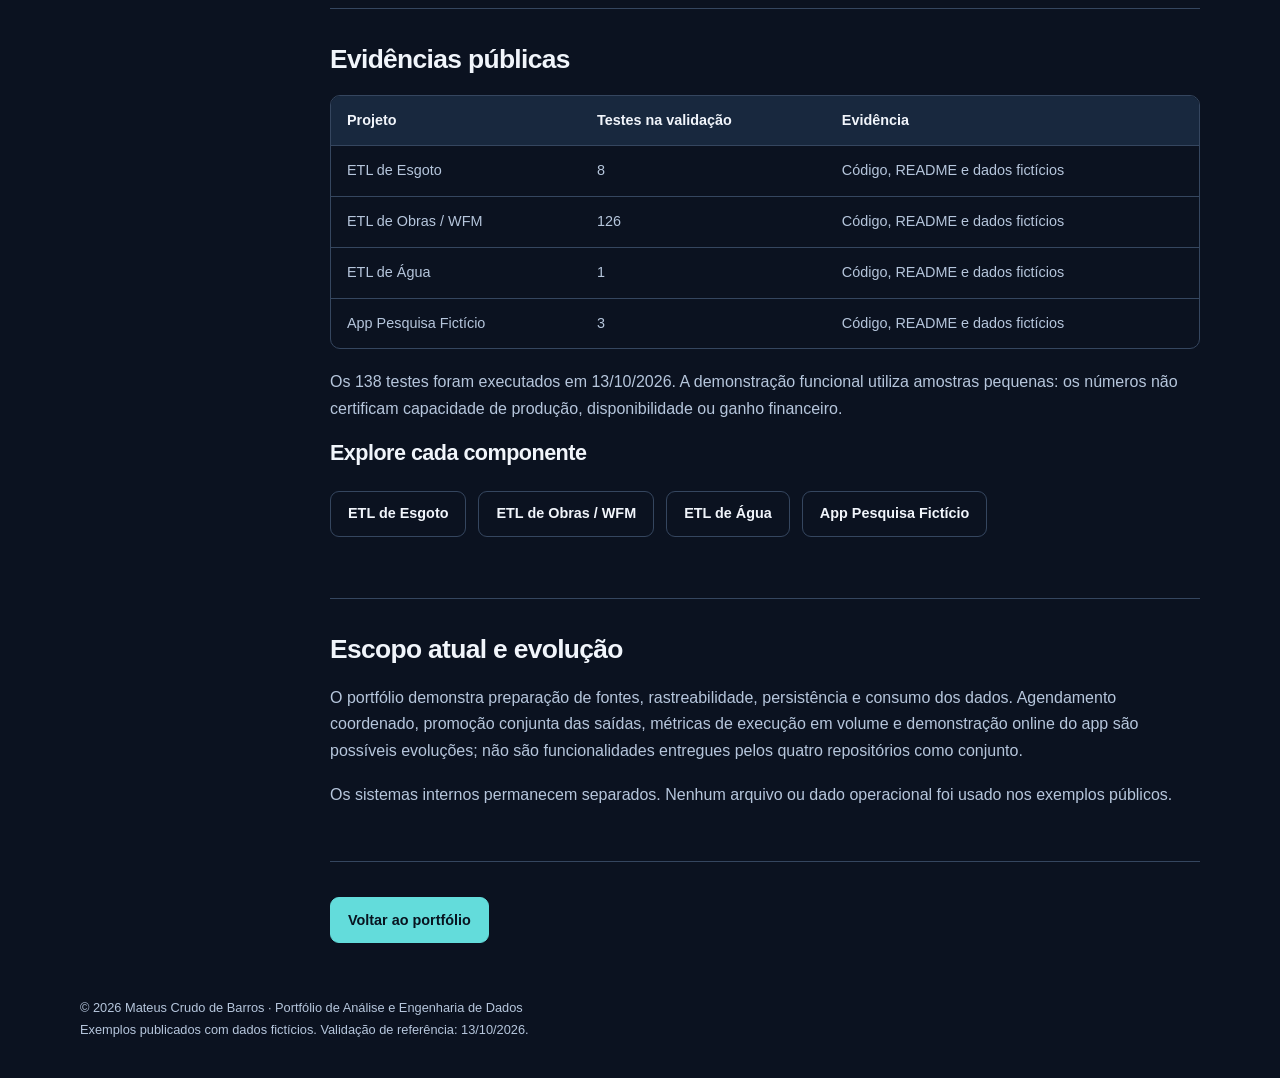
<file: cases/integracao.html>
<!doctype html>
<html lang="pt-BR"><head><meta charset="utf-8"><meta name="viewport" content="width=device-width, initial-scale=1">
<title>Integração de dados para consulta | Mateus Crudo de Barros</title><meta name="description" content="Case integrado dos ETLs e do aplicativo: fontes, arquitetura, decisões e evidências com dados fictícios.">
<meta property="og:title" content="Integração de dados para consulta | Mateus Crudo de Barros"><meta property="og:description" content="Case integrado dos ETLs e do aplicativo: fontes, arquitetura, decisões e evidências com dados fictícios."><meta property="og:type" content="website"><meta property="og:locale" content="pt_BR">
<meta name="theme-color" content="#0b1220"><link rel="icon" href="../assets/favicon.svg" type="image/svg+xml"><link rel="stylesheet" href="../style.css?v=20261013-2"></head>
<body><a class="skip" href="#conteudo">Pular para o conteúdo</a><div class="wrap"><header class="topbar"><a class="brand" href="../index.html">Mateus Crudo de Barros</a><nav class="nav" aria-label="Navegação principal"><a href="../index.html#projetos">Projetos</a><a href="../index.html#sobre">Sobre</a><a href="../index.html#competencias">Competências</a><a href="../index.html#contato">Contato</a></nav></header>
<main id="conteudo"><p class="breadcrumbs"><a href="../index.html#projetos">Projetos</a> / Integração</p><header class="case-hero"><p class="eyebrow">Case principal</p><h1>Da planilha à consulta.</h1><p class="intro">Como os ETLs de Água, Esgoto e Obra e a aplicação de pesquisa se conectam conceitualmente para organizar informações operacionais.</p></header>
<div class="case-layout"><nav class="case-nav" aria-label="Seções deste case"><a href="#problema">Contexto</a><a href="#arquitetura">Arquitetura</a><a href="#decisoes">Regras</a><a href="#resultado">Evidências</a><a href="#limites">Escopo</a></nav><div class="case-body">
<section id="problema"><h2>Um conjunto de fontes, diferentes regras.</h2><p>Planilhas de sistemas e controles distintos podem representar a mesma matrícula de formas diferentes. Consolidar essas informações exige critérios explícitos para datas, visitas, identificação e origem.</p><p>A proposta reúne três etapas de preparação de dados e uma aplicação de consumo. O trabalho apresentado envolve transformação em Python, persistência SQL, testes e uma interface para consulta.</p></section>
<section id="arquitetura"><h2>Visão da solução</h2><img class="diagram" src="../assets/integracao.svg" alt="Fontes Excel passam por ETLs e bases SQLite até o aplicativo de consulta" width="832" height="140"><div class="table-wrap"><table><thead><tr><th scope="col">Componente</th><th scope="col">Entrega</th><th scope="col">Consumidor</th></tr></thead><tbody><tr><td>ETL Água</td><td>Cadastro e links de fotos</td><td>Consulta de Água</td></tr><tr><td>ETL Esgoto</td><td>Cadastro, fotos e histórico de visitas</td><td>Consulta e histórico de Esgoto</td></tr><tr><td>ETL Obras</td><td>Registros WFM com matrícula, HD e data</td><td>Consulta de Obra</td></tr><tr><td>Aplicativo</td><td>Pesquisa e apresentação dos dados</td><td>Usuário da demonstração</td></tr></tbody></table></div><p>Na versão pública, cada ETL tem sua própria entrada e saída. O aplicativo inclui bancos fictícios gerados independentemente, com formato compatível com suas consultas. Não existe atualização automática entre os quatro repositórios nesta demonstração.</p></section>
<section id="decisoes"><h2>Regras específicas, sem generalização indevida</h2><p>A mesma expressão — “quantidade de visitas” — representa regras diferentes nas fontes. No Esgoto, a consolidação soma acumulados mais recentes de períodos independentes. Em Água, BASE_AG tem prioridade e o AppDeep exclusivo usa contagem de ocorrências.</p><p>Em Obras, duplicatas de origem são preservadas e as recuperações não devem multiplicar linhas. Matrículas e hidrômetros ambíguos permanecem identificados para revisão, em vez de receber uma escolha especulativa.</p></section>
<section id="resultado"><h2>Evidências públicas</h2><div class="table-wrap"><table><thead><tr><th scope="col">Projeto</th><th scope="col">Testes na validação</th><th scope="col">Evidência</th></tr></thead><tbody><tr><td>ETL de Esgoto</td><td>8</td><td>Código, README e dados fictícios</td></tr><tr><td>ETL de Obras / WFM</td><td>126</td><td>Código, README e dados fictícios</td></tr><tr><td>ETL de Água</td><td>1</td><td>Código, README e dados fictícios</td></tr><tr><td>App Pesquisa Fictício</td><td>3</td><td>Código, README e dados fictícios</td></tr></tbody></table></div><p>Os 138 testes foram executados em 13/10/2026. A demonstração funcional utiliza amostras pequenas: os números não certificam capacidade de produção, disponibilidade ou ganho financeiro.</p><h3>Explore cada componente</h3><div class="actions"><a class="btn" href="esgoto.html">ETL de Esgoto</a><a class="btn" href="obras.html">ETL de Obras / WFM</a><a class="btn" href="agua.html">ETL de Água</a><a class="btn" href="app.html">App Pesquisa Fictício</a></div></section>
<section id="limites"><h2>Escopo atual e evolução</h2><p>O portfólio demonstra preparação de fontes, rastreabilidade, persistência e consumo dos dados. Agendamento coordenado, promoção conjunta das saídas, métricas de execução em volume e demonstração online do app são possíveis evoluções; não são funcionalidades entregues pelos quatro repositórios como conjunto.</p><p>Os sistemas internos permanecem separados. Nenhum arquivo ou dado operacional foi usado nos exemplos públicos.</p></section><div class="actions"><a class="btn primary" href="../index.html">Voltar ao portfólio</a></div></div></div></main><footer class="footer">© 2026 Mateus Crudo de Barros · Portfólio de Análise e Engenharia de Dados<br>Exemplos publicados com dados fictícios. Validação de referência: 13/10/2026.</footer></div></body></html>
</file>
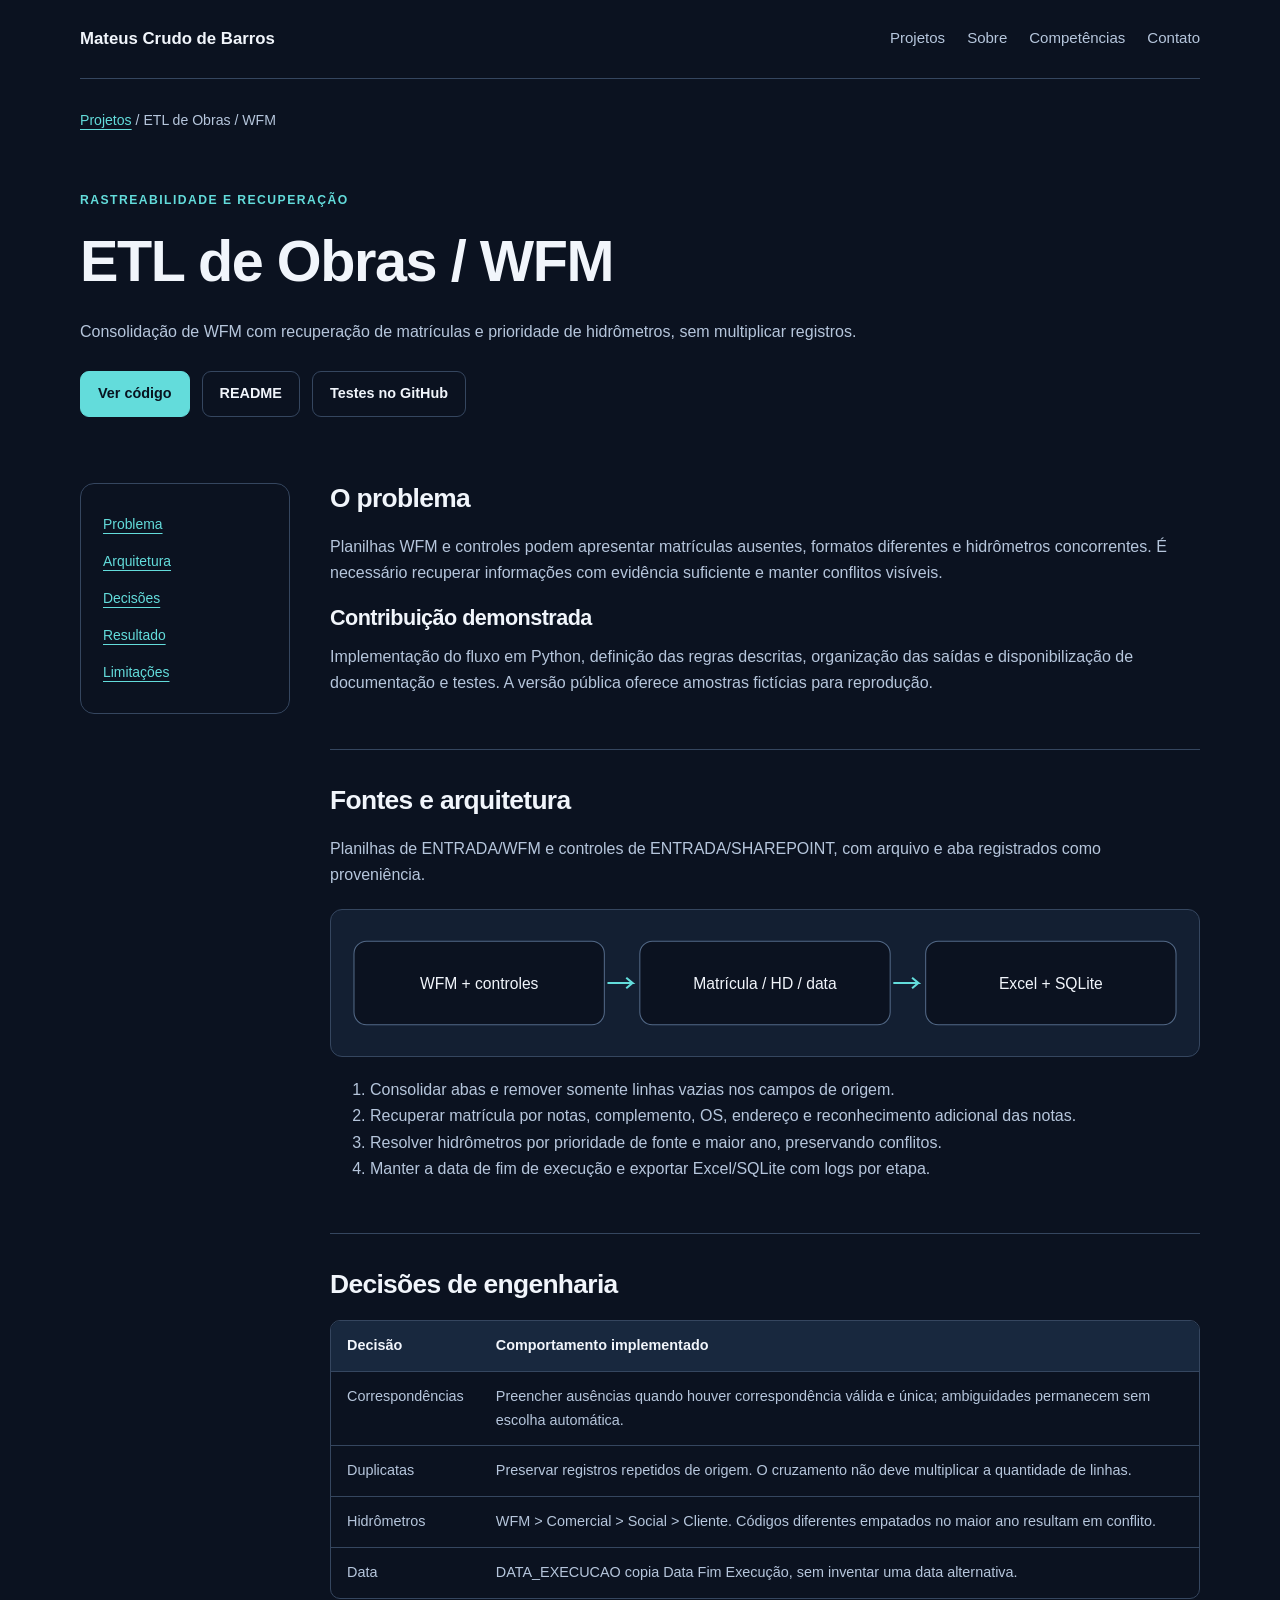
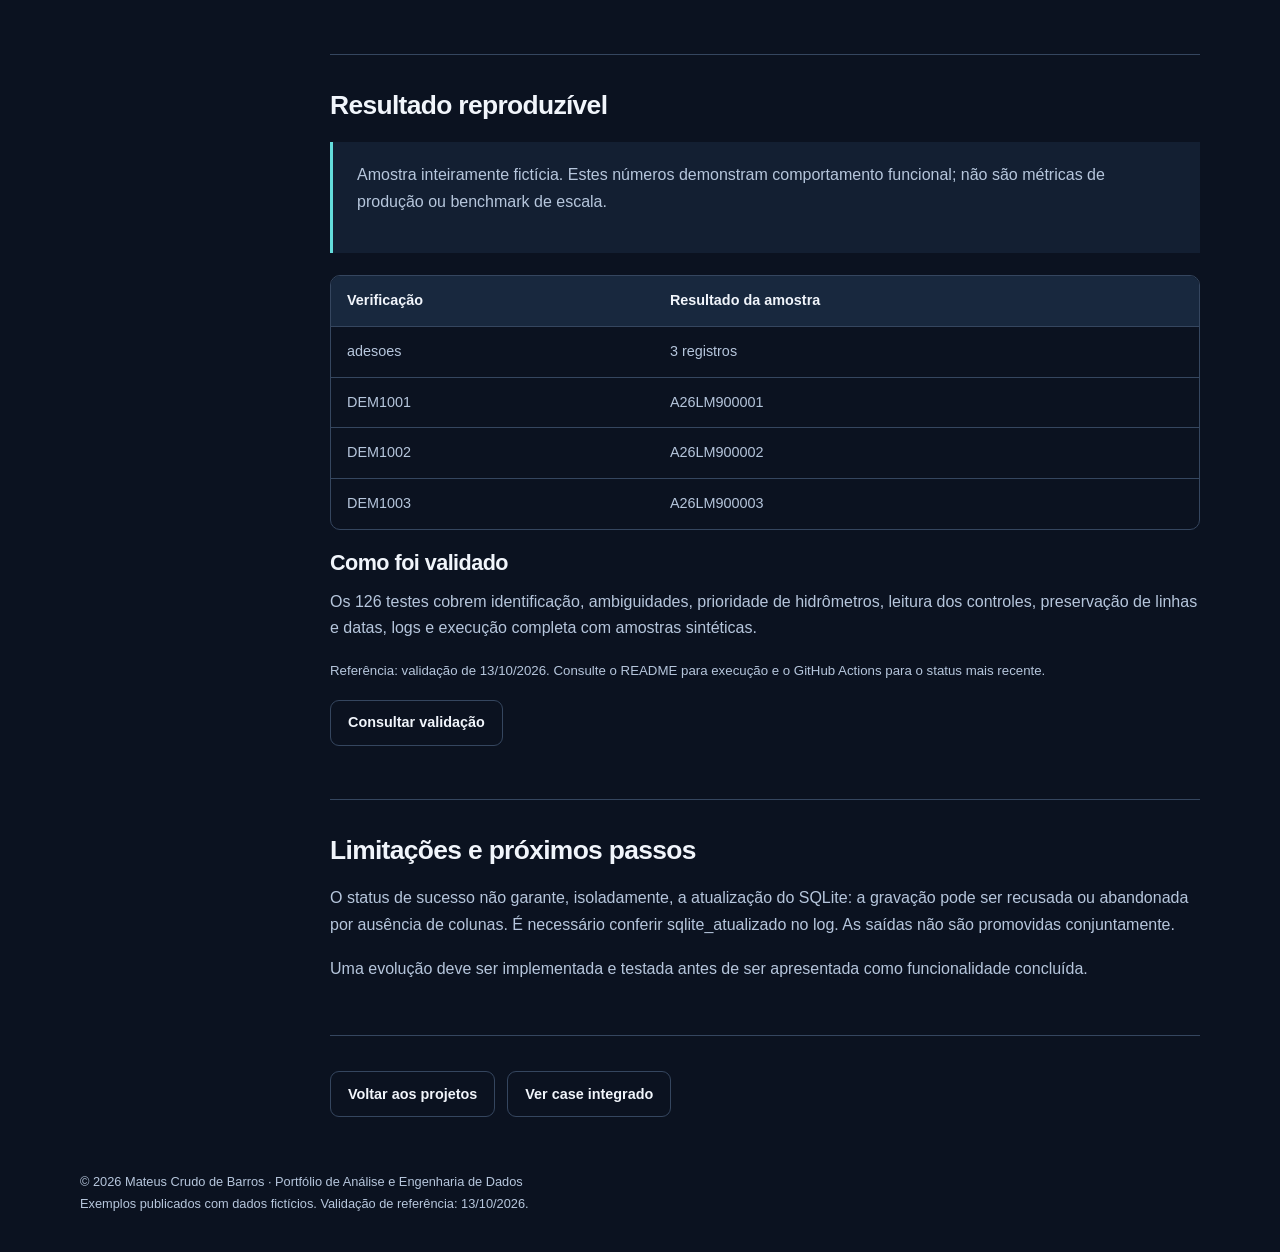
<file: cases/obras.html>
<!doctype html>
<html lang="pt-BR"><head><meta charset="utf-8"><meta name="viewport" content="width=device-width, initial-scale=1">
<title>ETL de Obras / WFM | Mateus Crudo de Barros</title><meta name="description" content="Consolidação de WFM com recuperação de matrículas e prioridade de hidrômetros, sem multiplicar registros.">
<meta property="og:title" content="ETL de Obras / WFM | Mateus Crudo de Barros"><meta property="og:description" content="Consolidação de WFM com recuperação de matrículas e prioridade de hidrômetros, sem multiplicar registros."><meta property="og:type" content="website"><meta property="og:locale" content="pt_BR">
<meta name="theme-color" content="#0b1220"><link rel="icon" href="../assets/favicon.svg" type="image/svg+xml"><link rel="stylesheet" href="../style.css?v=20261013-2"></head>
<body><a class="skip" href="#conteudo">Pular para o conteúdo</a><div class="wrap"><header class="topbar"><a class="brand" href="../index.html">Mateus Crudo de Barros</a><nav class="nav" aria-label="Navegação principal"><a href="../index.html#projetos">Projetos</a><a href="../index.html#sobre">Sobre</a><a href="../index.html#competencias">Competências</a><a href="../index.html#contato">Contato</a></nav></header>
<main id="conteudo"><p class="breadcrumbs"><a href="../index.html#projetos">Projetos</a> / ETL de Obras / WFM</p><header class="case-hero"><p class="eyebrow">Rastreabilidade e recuperação</p><h1>ETL de Obras / WFM</h1><p class="intro">Consolidação de WFM com recuperação de matrículas e prioridade de hidrômetros, sem multiplicar registros.</p><div class="actions"><a class="btn primary" href="https://github.com/Mateuscrudo/ETL_LIGACOES_WFM" target="_blank" rel="noopener noreferrer">Ver código</a><a class="btn" href="https://github.com/Mateuscrudo/ETL_LIGACOES_WFM/blob/main/README.md" target="_blank" rel="noopener noreferrer">README</a><a class="btn" href="https://github.com/Mateuscrudo/ETL_LIGACOES_WFM/actions" target="_blank" rel="noopener noreferrer">Testes no GitHub</a></div></header>
<div class="case-layout"><nav class="case-nav" aria-label="Seções deste case"><a href="#problema">Problema</a><a href="#arquitetura">Arquitetura</a><a href="#decisoes">Decisões</a><a href="#resultado">Resultado</a><a href="#limites">Limitações</a></nav><div class="case-body">
<section id="problema"><h2>O problema</h2><p>Planilhas WFM e controles podem apresentar matrículas ausentes, formatos diferentes e hidrômetros concorrentes. É necessário recuperar informações com evidência suficiente e manter conflitos visíveis.</p><h3>Contribuição demonstrada</h3><p>Implementação do fluxo em Python, definição das regras descritas, organização das saídas e disponibilização de documentação e testes. A versão pública oferece amostras fictícias para reprodução.</p></section>
<section id="arquitetura"><h2>Fontes e arquitetura</h2><p>Planilhas de ENTRADA/WFM e controles de ENTRADA/SHAREPOINT, com arquivo e aba registrados como proveniência.</p><img class="diagram" src="../assets/obras.svg" alt="WFM + controles → Matrícula / HD / data → Excel + SQLite" width="832" height="140"><ol><li>Consolidar abas e remover somente linhas vazias nos campos de origem.</li><li>Recuperar matrícula por notas, complemento, OS, endereço e reconhecimento adicional das notas.</li><li>Resolver hidrômetros por prioridade de fonte e maior ano, preservando conflitos.</li><li>Manter a data de fim de execução e exportar Excel/SQLite com logs por etapa.</li></ol></section>
<section id="decisoes"><h2>Decisões de engenharia</h2><div class="table-wrap"><table><thead><tr><th scope="col">Decisão</th><th scope="col">Comportamento implementado</th></tr></thead><tbody><tr><td>Correspondências</td><td>Preencher ausências quando houver correspondência válida e única; ambiguidades permanecem sem escolha automática.</td></tr><tr><td>Duplicatas</td><td>Preservar registros repetidos de origem. O cruzamento não deve multiplicar a quantidade de linhas.</td></tr><tr><td>Hidrômetros</td><td>WFM &gt; Comercial &gt; Social &gt; Cliente. Códigos diferentes empatados no maior ano resultam em conflito.</td></tr><tr><td>Data</td><td>DATA_EXECUCAO copia Data Fim Execução, sem inventar uma data alternativa.</td></tr></tbody></table></div></section>
<section id="resultado"><h2>Resultado reproduzível</h2><div class="callout"><p>Amostra inteiramente fictícia. Estes números demonstram comportamento funcional; não são métricas de produção ou benchmark de escala.</p></div><div class="table-wrap"><table><thead><tr><th scope="col">Verificação</th><th scope="col">Resultado da amostra</th></tr></thead><tbody><tr><td>adesoes</td><td>3 registros</td></tr><tr><td>DEM1001</td><td>A26LM900001</td></tr><tr><td>DEM1002</td><td>A26LM900002</td></tr><tr><td>DEM1003</td><td>A26LM900003</td></tr></tbody></table></div><h3>Como foi validado</h3><p>Os 126 testes cobrem identificação, ambiguidades, prioridade de hidrômetros, leitura dos controles, preservação de linhas e datas, logs e execução completa com amostras sintéticas.</p><p class="caption">Referência: validação de 13/10/2026. Consulte o README para execução e o GitHub Actions para o status mais recente.</p><p><a class="btn" href="https://github.com/Mateuscrudo/ETL_LIGACOES_WFM/blob/main/VALIDACAO.md" target="_blank" rel="noopener noreferrer">Consultar validação</a></p></section>
<section id="limites"><h2>Limitações e próximos passos</h2><p>O status de sucesso não garante, isoladamente, a atualização do SQLite: a gravação pode ser recusada ou abandonada por ausência de colunas. É necessário conferir sqlite_atualizado no log. As saídas não são promovidas conjuntamente.</p><p>Uma evolução deve ser implementada e testada antes de ser apresentada como funcionalidade concluída.</p></section>
<div class="actions"><a class="btn" href="../index.html#projetos">Voltar aos projetos</a><a class="btn" href="integracao.html">Ver case integrado</a></div></div></div></main><footer class="footer">© 2026 Mateus Crudo de Barros · Portfólio de Análise e Engenharia de Dados<br>Exemplos publicados com dados fictícios. Validação de referência: 13/10/2026.</footer></div></body></html>
</file>
<file: style.css>
:root{--bg:#0b1220;--panel:#131f32;--panel2:#18283e;--text:#f1f5fb;--muted:#b6c6dc;--accent:#63dcdb;--line:#35465f;--blue:#9bc9ff;--radius:18px}
*{box-sizing:border-box}html{scroll-behavior:smooth;scroll-padding-top:24px}body{margin:0;background:var(--bg);color:var(--text);font-family:Arial,Helvetica,sans-serif;line-height:1.65}a{color:var(--accent);text-underline-offset:4px}a:hover{color:#b4ffff}a:focus-visible,summary:focus-visible{outline:3px solid #f8cf72;outline-offset:5px;border-radius:4px}.skip{position:absolute;top:-100px;left:20px;z-index:5;background:white;color:#111;padding:12px}.skip:focus{top:12px}.wrap{width:min(1120px,calc(100% - 40px));margin:auto}.topbar{display:flex;justify-content:space-between;gap:24px;align-items:center;padding:25px 0;border-bottom:1px solid var(--line)}.brand{color:var(--text);font-size:1.05rem;font-weight:700;text-decoration:none}.nav{display:flex;gap:22px;flex-wrap:wrap}.nav a{color:var(--muted);text-decoration:none;font-size:.94rem}.eyebrow{color:var(--accent);letter-spacing:.12em;text-transform:uppercase;font-weight:700;font-size:.76rem;margin:0 0 18px}h1,h2,h3{line-height:1.16;letter-spacing:-.025em}h1{font-size:clamp(2.4rem,5.2vw,4.5rem);margin:0 0 24px;max-width:850px}h2{font-size:clamp(1.8rem,3vw,2.55rem);margin:0 0 20px}h3{font-size:1.35rem;margin:0 0 14px}p{margin:0 0 18px}.muted,.intro{color:var(--muted)}.hero{display:grid;grid-template-columns:1.35fr 1fr;gap:55px;align-items:center;padding:72px 0 64px}.hero .intro{font-size:1.13rem;max-width:650px}.actions{display:flex;flex-wrap:wrap;gap:12px;margin:26px 0}.btn{display:inline-flex;align-items:center;justify-content:center;min-height:46px;padding:10px 17px;border:1px solid var(--line);border-radius:9px;text-decoration:none;color:var(--text);font-weight:700;font-size:.9rem}.btn.primary{background:var(--accent);color:#081420;border-color:var(--accent)}.btn:hover{border-color:var(--accent);color:var(--accent)}.btn.primary:hover{color:#081420;background:#a1efee}.hero-flow{background:linear-gradient(150deg,#182b43,#131e30);border:1px solid var(--line);border-radius:var(--radius);padding:28px}.flow-step{padding:13px 16px;border:1px solid var(--line);border-radius:10px;background:var(--bg);font-weight:700}.flow-step small{display:block;color:var(--muted);font-weight:400;font-size:.82rem}.flow-arrow{color:var(--accent);margin:5px 16px}.small{font-size:.84rem;color:var(--muted)}.facts{display:grid;grid-template-columns:repeat(3,1fr);gap:15px;border-top:1px solid var(--line);padding-top:26px}.facts strong{font-size:1.8rem;display:block;line-height:1.2}.facts span{color:var(--muted);font-size:.85rem}.section{padding:62px 0;border-top:1px solid var(--line)}.section-head{max-width:790px;margin-bottom:28px}.section-head p{color:var(--muted)}.featured{background:var(--panel);border:1px solid var(--line);border-radius:var(--radius);padding:32px;display:grid;grid-template-columns:1.1fr 1fr;gap:32px;align-items:center}.featured img{width:100%;height:auto;display:block}.grid{display:grid;grid-template-columns:repeat(2,minmax(0,1fr));gap:22px}.card{background:var(--panel);border:1px solid var(--line);border-radius:var(--radius);padding:28px;display:flex;flex-direction:column}.card p{color:var(--muted)}.card .actions{margin-top:auto;margin-bottom:0;padding-top:20px}.tagrow{display:flex;gap:8px;flex-wrap:wrap;margin-bottom:20px}.tag{border:1px solid var(--line);padding:4px 10px;border-radius:6px;color:var(--muted);font-size:.76rem}.tag.status{color:var(--accent)}.result{border-top:1px solid var(--line);padding-top:16px;color:var(--text)!important;font-size:.9rem}.twocol{display:grid;grid-template-columns:1fr 1fr;gap:36px}.skills{display:grid;grid-template-columns:repeat(3,1fr);gap:22px}.skills div{border-left:2px solid var(--accent);padding-left:18px}.skills h3{font-size:1.05rem}.skills p{color:var(--muted);font-size:.92rem}.contact{background:var(--panel);border:1px solid var(--line);border-radius:var(--radius);padding:35px}.contact a{overflow-wrap:anywhere}.footer{padding:28px 0 38px;color:var(--muted);font-size:.8rem}.breadcrumbs{margin:30px 0;font-size:.88rem;color:var(--muted)}.case-hero{padding:28px 0 40px;max-width:850px}.case-hero h1{font-size:clamp(2.2rem,4.5vw,3.7rem)}.case-layout{display:grid;grid-template-columns:210px minmax(0,1fr);gap:40px}.case-nav{align-self:start;position:sticky;top:20px;padding:22px;border:1px solid var(--line);border-radius:14px}.case-nav a{display:block;padding:7px 0;font-size:.87rem}.case-body section{padding:0 0 35px;margin-bottom:35px;border-bottom:1px solid var(--line)}.case-body p,.case-body li{color:var(--muted)}.case-body h2{font-size:1.65rem}.case-body ul{padding-left:22px}.diagram{width:100%;height:auto;display:block;border:1px solid var(--line);border-radius:12px;background:var(--panel);margin:20px 0}.table-wrap{overflow-x:auto;border:1px solid var(--line);border-radius:10px;margin:20px 0}table{border-collapse:collapse;width:100%;font-size:.9rem}th,td{text-align:left;padding:13px 16px;border-bottom:1px solid var(--line);vertical-align:top}th{color:var(--text);background:var(--panel2)}td{color:var(--muted)}tr:last-child td{border-bottom:0}.callout{border-left:3px solid var(--accent);background:var(--panel);padding:20px 24px;margin:22px 0}.sample-card{width:min(100%,540px);height:auto;display:block;margin:20px auto;border-radius:12px}.caption{font-size:.83rem;color:var(--muted)}code{background:var(--panel2);padding:2px 5px;border-radius:4px;font-size:.9em;overflow-wrap:anywhere}
@media(max-width:760px){.wrap{width:calc(100% - 32px)}.topbar{align-items:flex-start;flex-direction:column;gap:15px}.nav{gap:18px}.hero{grid-template-columns:1fr;gap:30px;padding:42px 0}.hero-flow{padding:20px}.featured,.twocol,.case-layout{grid-template-columns:1fr}.featured{padding:22px;gap:20px}.grid{grid-template-columns:1fr}.skills{grid-template-columns:1fr}.section{padding:42px 0}.card{padding:22px}.case-nav{position:static;display:flex;gap:15px;flex-wrap:wrap;padding:14px}.case-nav a{padding:0}.case-layout{gap:28px}.contact{padding:24px}.case-hero{padding-top:12px}.facts strong{font-size:1.5rem}}@media(prefers-reduced-motion:reduce){html{scroll-behavior:auto}*{transition:none!important}}
</file>
